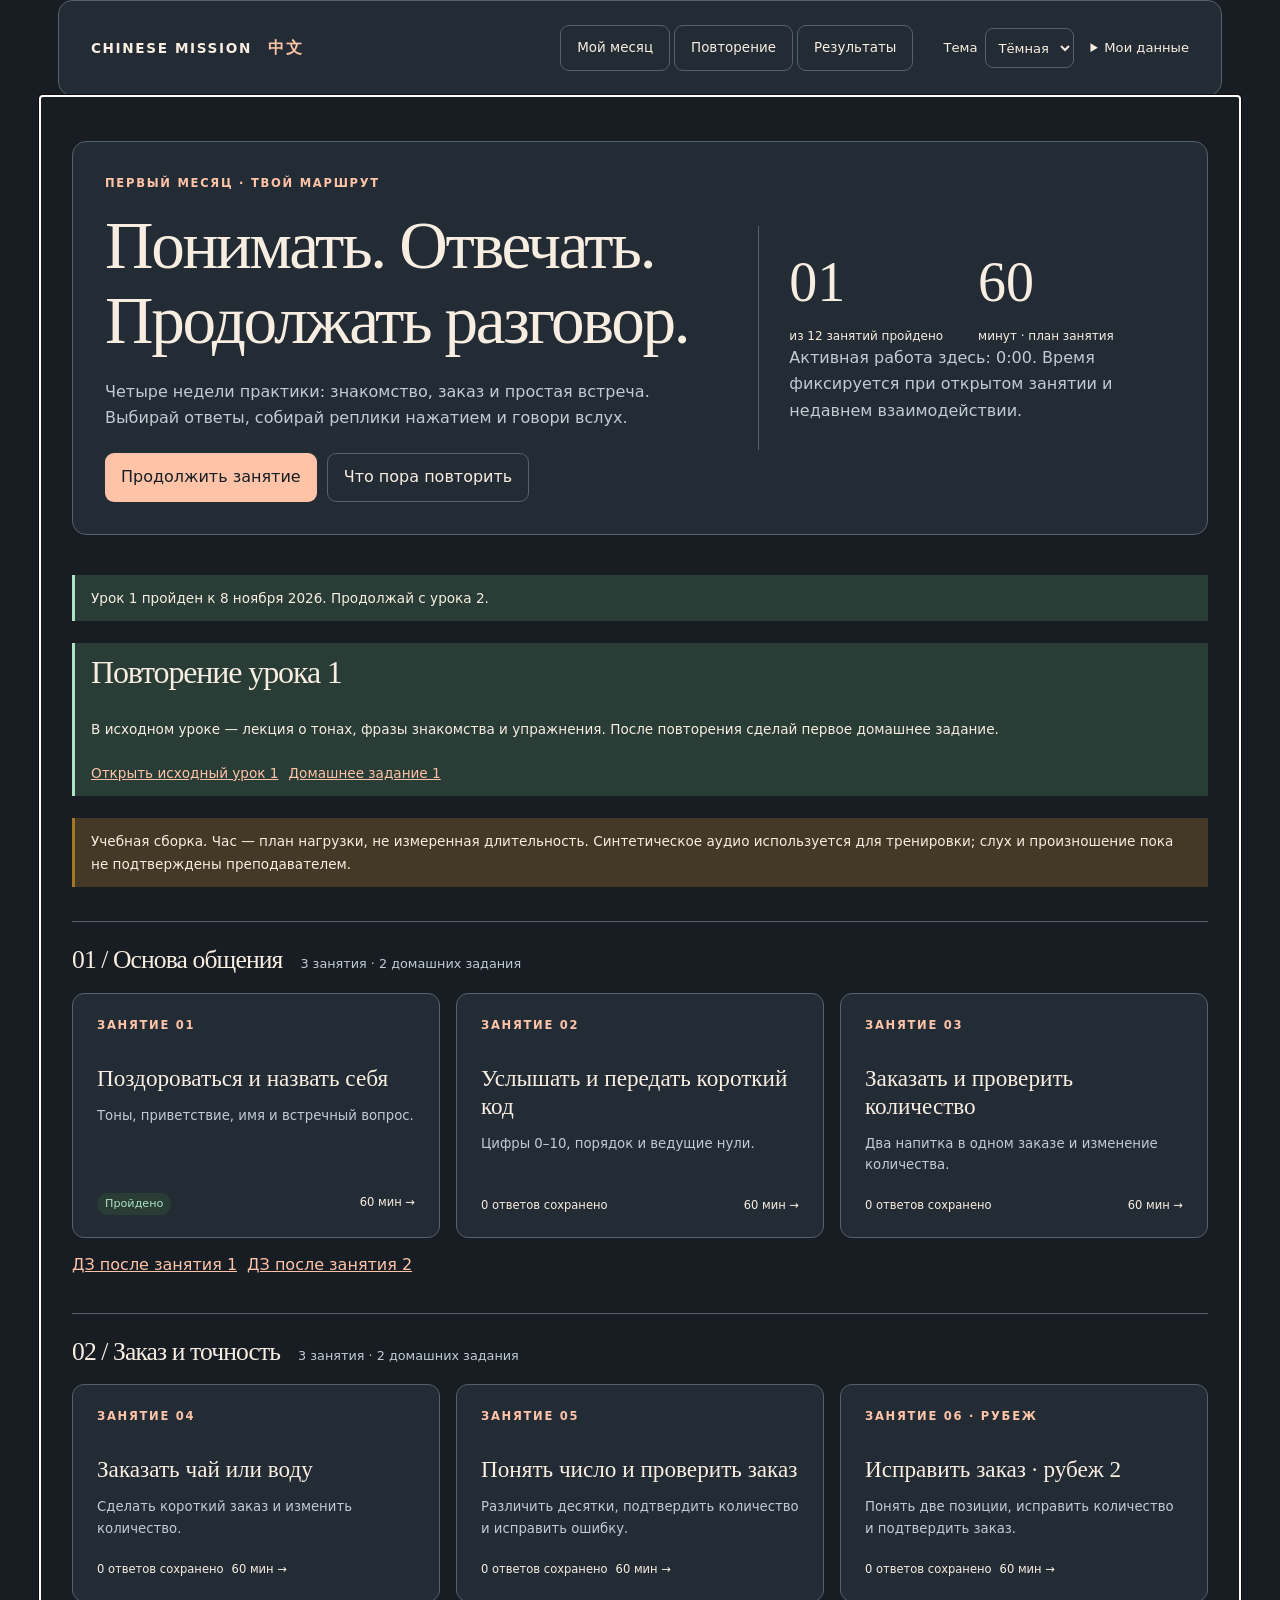
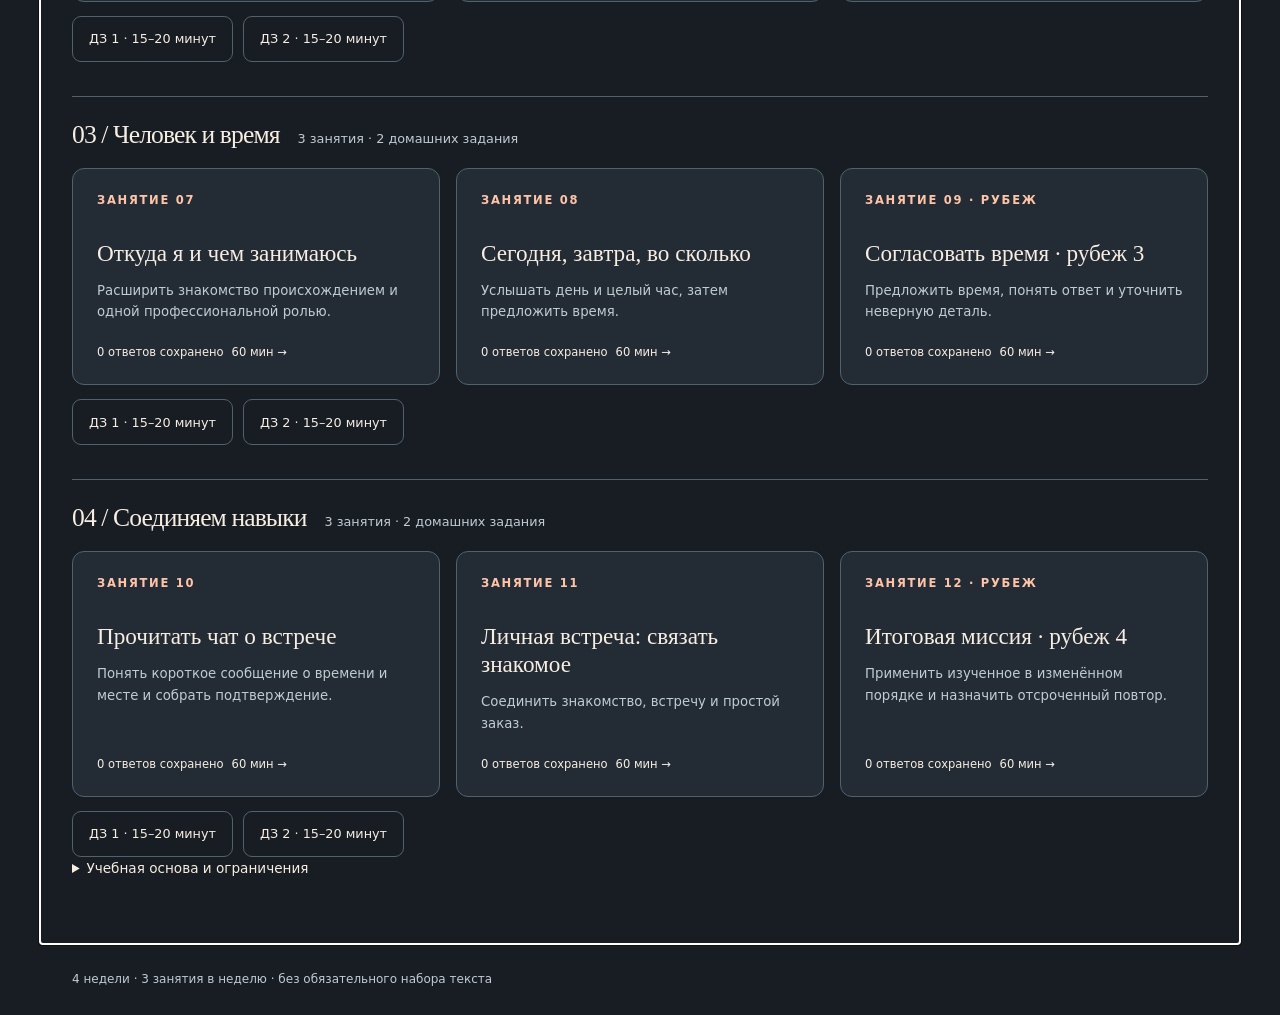
<file: index.html>
<!doctype html>
<html lang="ru">
<head>
  <meta charset="utf-8">
  <meta name="viewport" content="width=device-width, initial-scale=1">
  <meta name="theme-color" content="#171d23">
  <script>
    (() => {
      const key = 'chinese-mission-month-theme';
      let theme = 'dark';
      try {
        if (localStorage.getItem(key) === 'light') theme = 'light';
      } catch {
        // The theme is still selectable when browser storage is unavailable.
      }

      function applyTheme(value) {
        document.documentElement.dataset.theme = value;
        document.querySelector('meta[name="theme-color"]').content =
          value === 'dark' ? '#171d23' : '#f4efe6';
      }

      applyTheme(theme);
      document.addEventListener('DOMContentLoaded', () => {
        const picker = document.getElementById('course-theme');
        picker.value = theme;
        picker.addEventListener('change', () => {
          applyTheme(picker.value);
          try {
            localStorage.setItem(key, picker.value);
          } catch {
            // The current page keeps the selected theme.
          }
        });
      });
    })();
  </script>
  <title>Chinese Mission · Первый месяц</title>
  <link rel="stylesheet" href="./month-course.css">
  <style>
    .lesson-card:is(a) { color: inherit; text-decoration: none; }
    .lesson-card:is(a):hover { border-color: var(--accent); }
    .course-action { display: inline-flex; align-items: center; min-height: 46px; border-radius: 9px; padding: 10px 16px; background: var(--accent); color: var(--paper); text-decoration: none; }
    :root[data-theme="light"] .course-action { color: #fff; }
  </style>
</head>
<body>
  <a class="skip" href="#workspace">К занятию</a>
  <header class="masthead">
    <a class="brand" href="./index.html">CHINESE MISSION <span>中文</span></a>
    <nav aria-label="Разделы курса">
      <button id="map-button" type="button">Мой месяц</button>
      <button id="reviews-button" type="button">Повторение <span id="due-count"></span></button>
      <button id="progress-button" type="button">Результаты</button>
    </nav>
    <div class="header-tools">
      <label class="theme-picker">Тема
        <select id="course-theme">
          <option value="dark">Тёмная</option>
          <option value="light">Бумага</option>
        </select>
      </label>
      <details class="settings"><summary>Мои данные</summary><div>
        <p>Прогресс хранится в этом браузере. Скачай копию для переноса.</p>
        <button id="export-button" type="button">Скачать прогресс</button>
        <label class="file-label">Загрузить копию<input id="import-file" type="file" accept="application/json,.json"></label>
      </div></details>
    </div>
  </header>
  <p id="storage-status" class="storage-status" role="status" hidden></p>
  <main id="workspace" tabindex="-1"></main>
  <footer>4 недели · 3 занятия в неделю · без обязательного набора текста</footer>
  <noscript>Включи JavaScript, чтобы открыть задания курса.</noscript>
  <script type="module" src="./month-app.mjs?v=d6450d6a"></script>
</body>
</html>
</file>
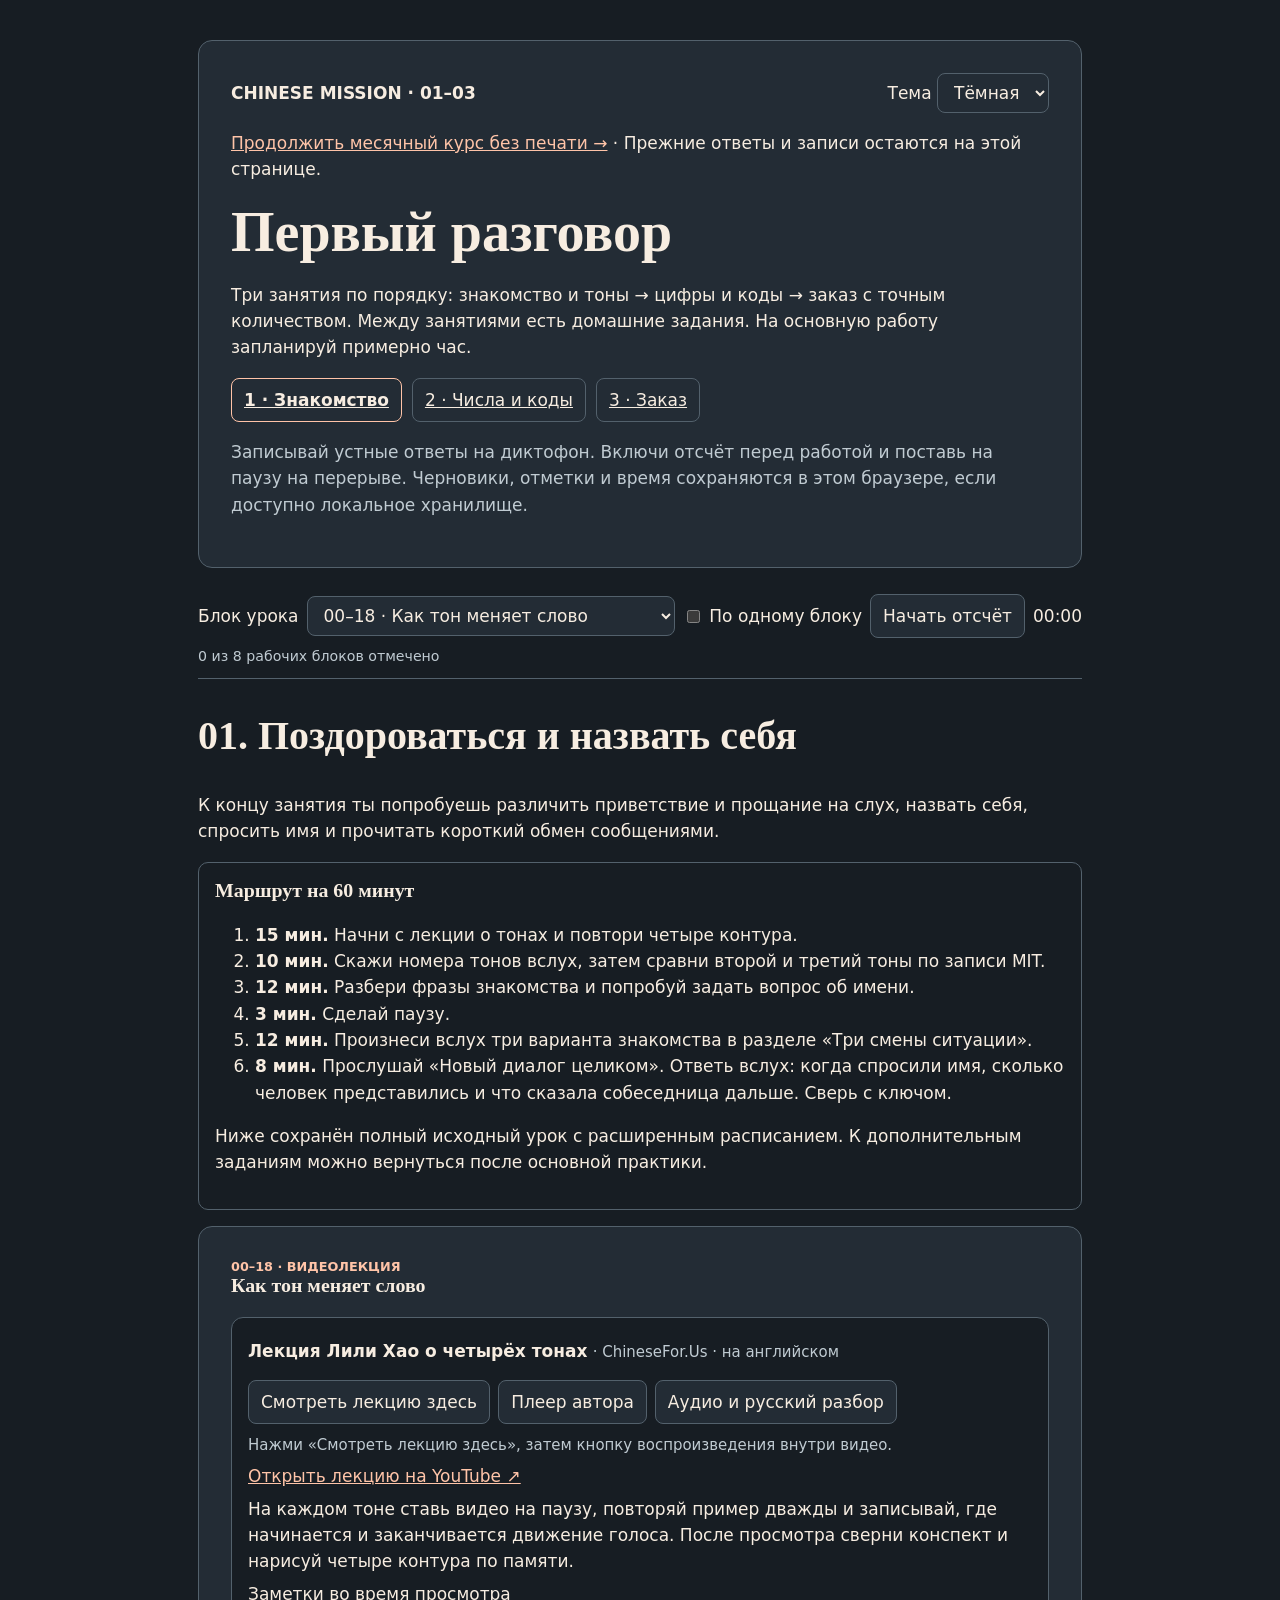
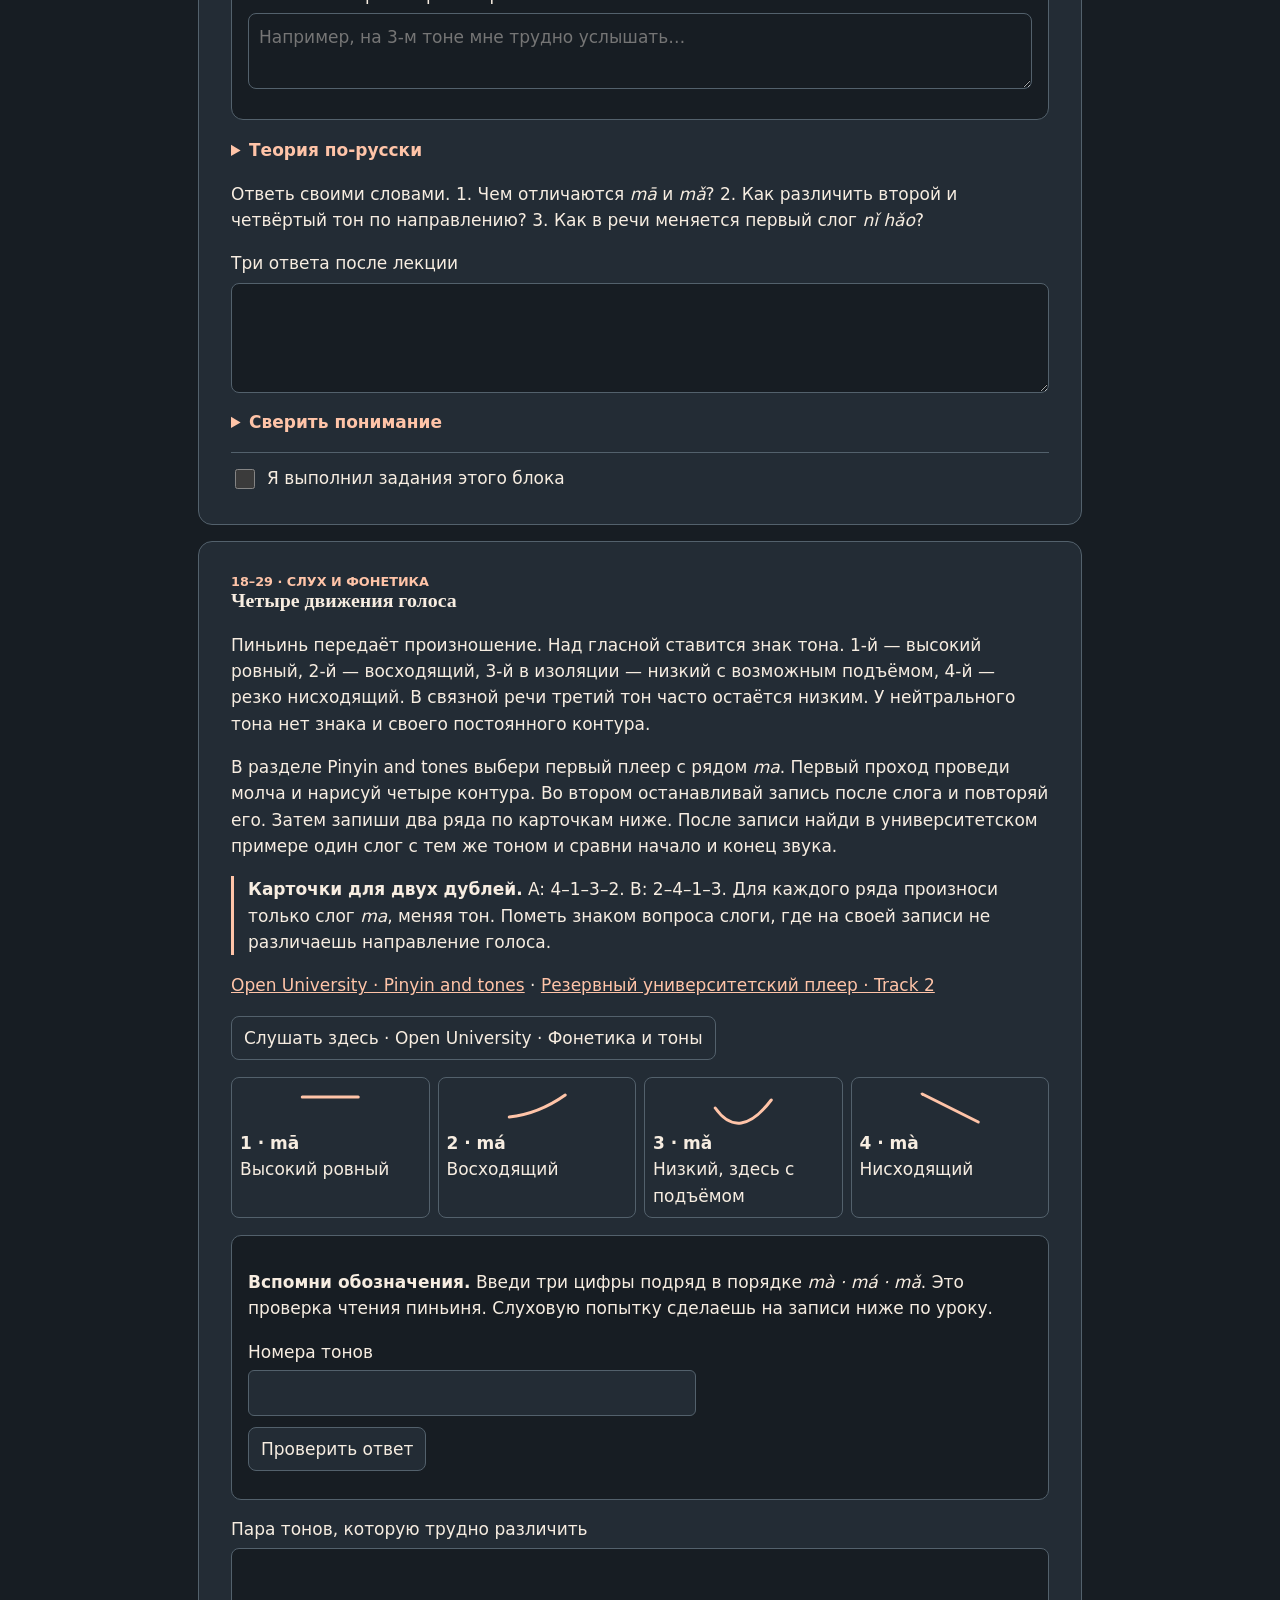
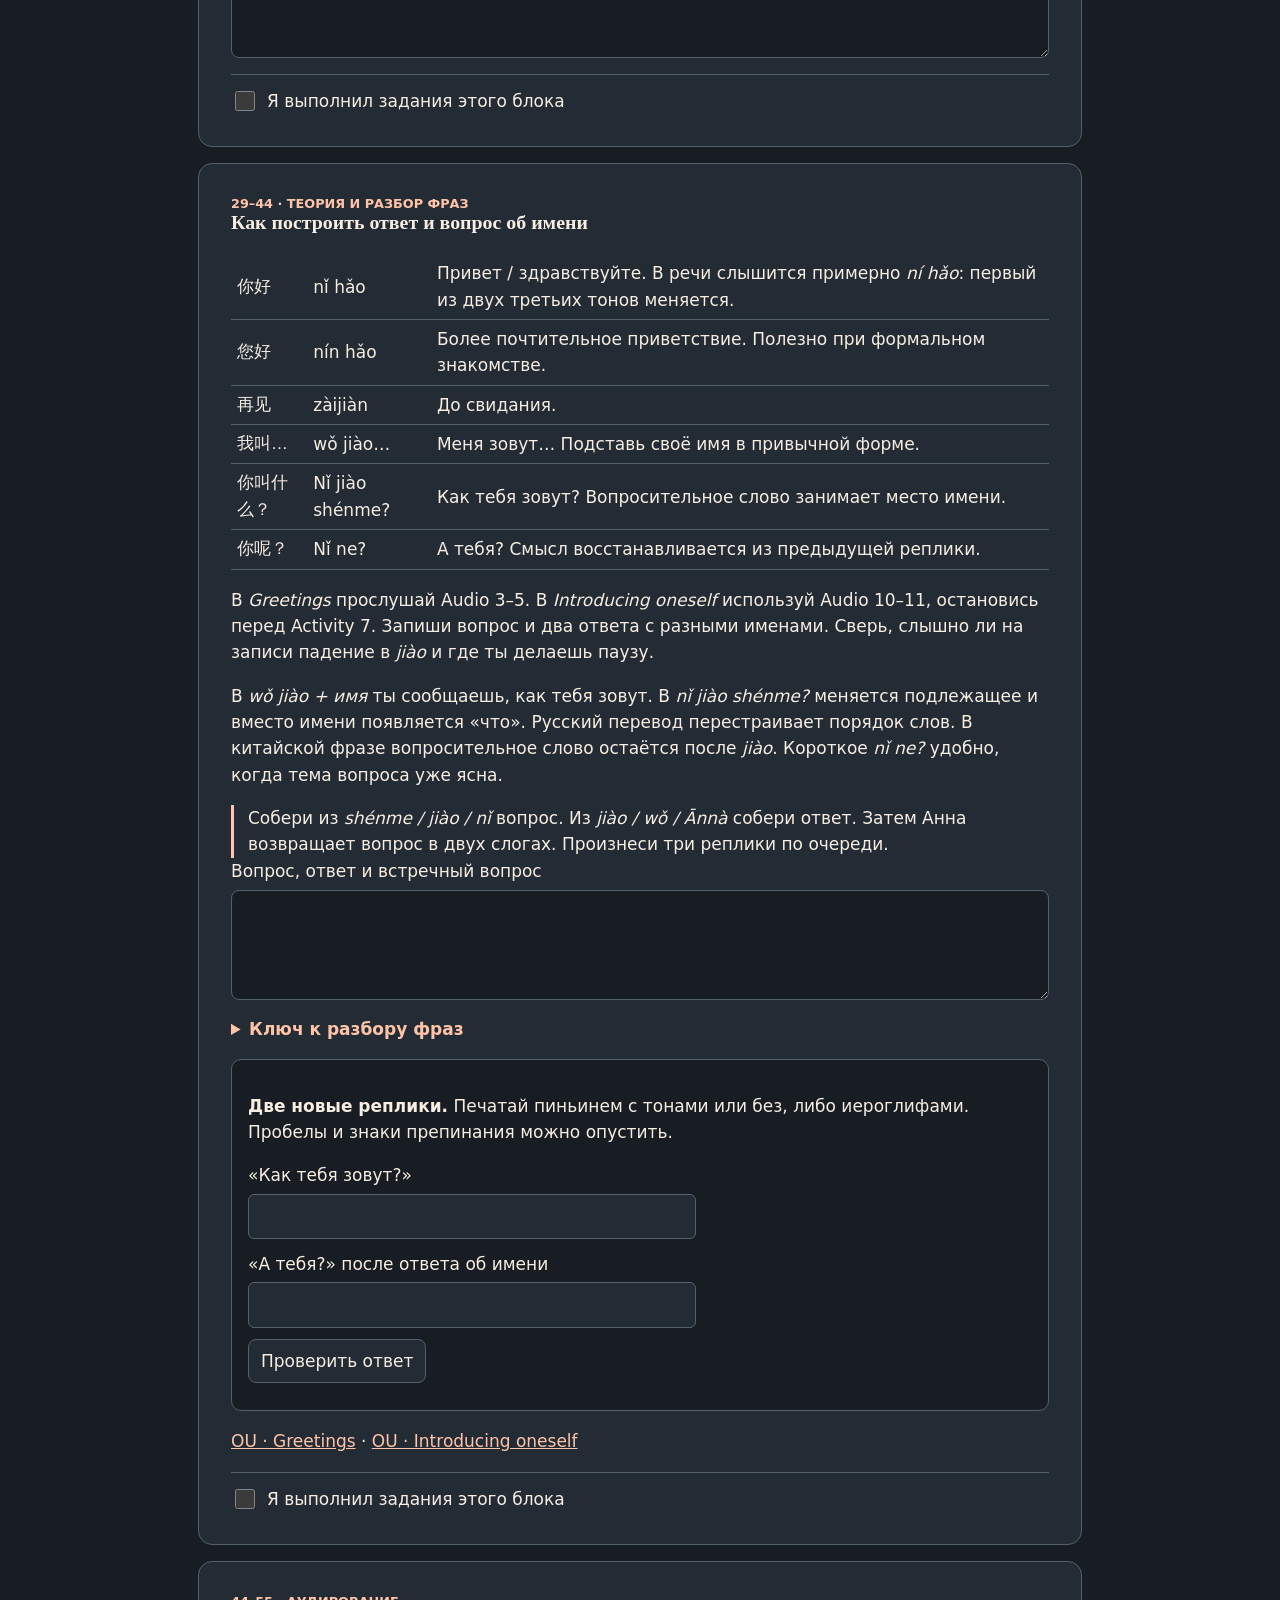
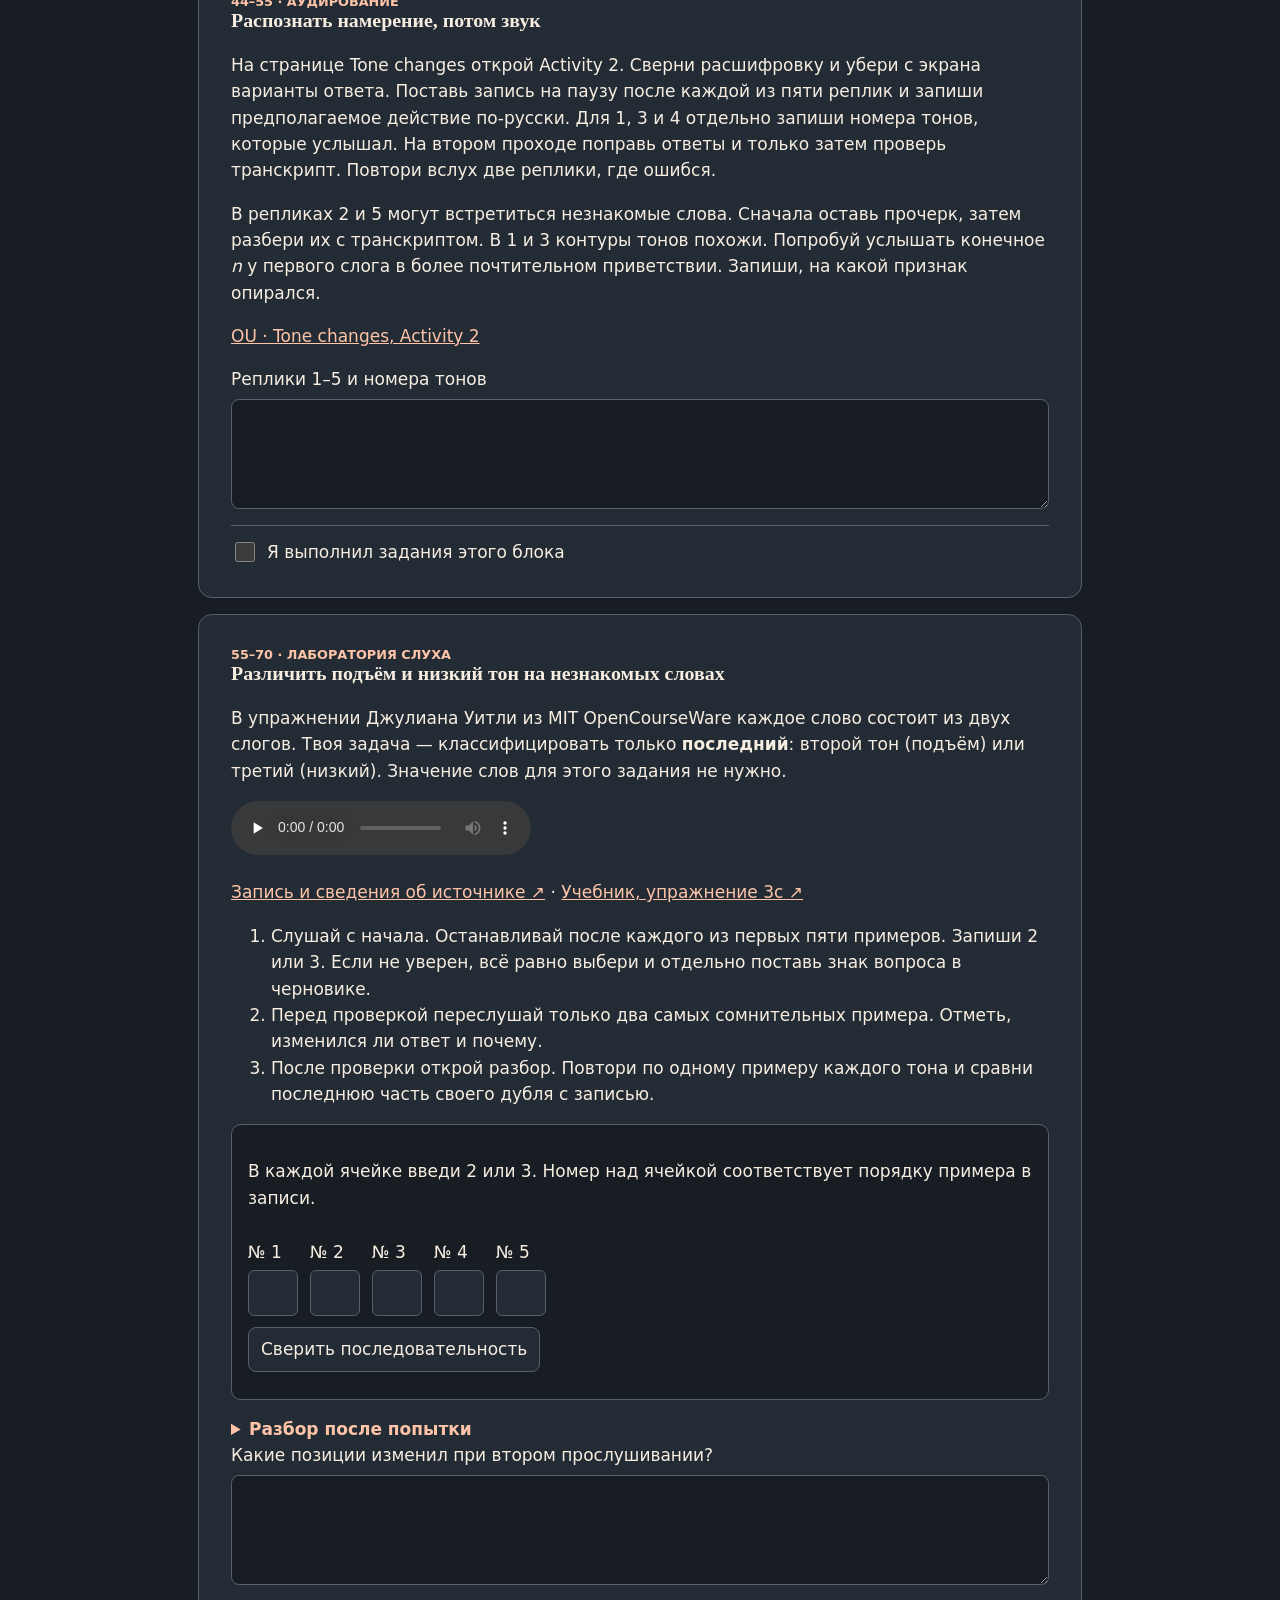
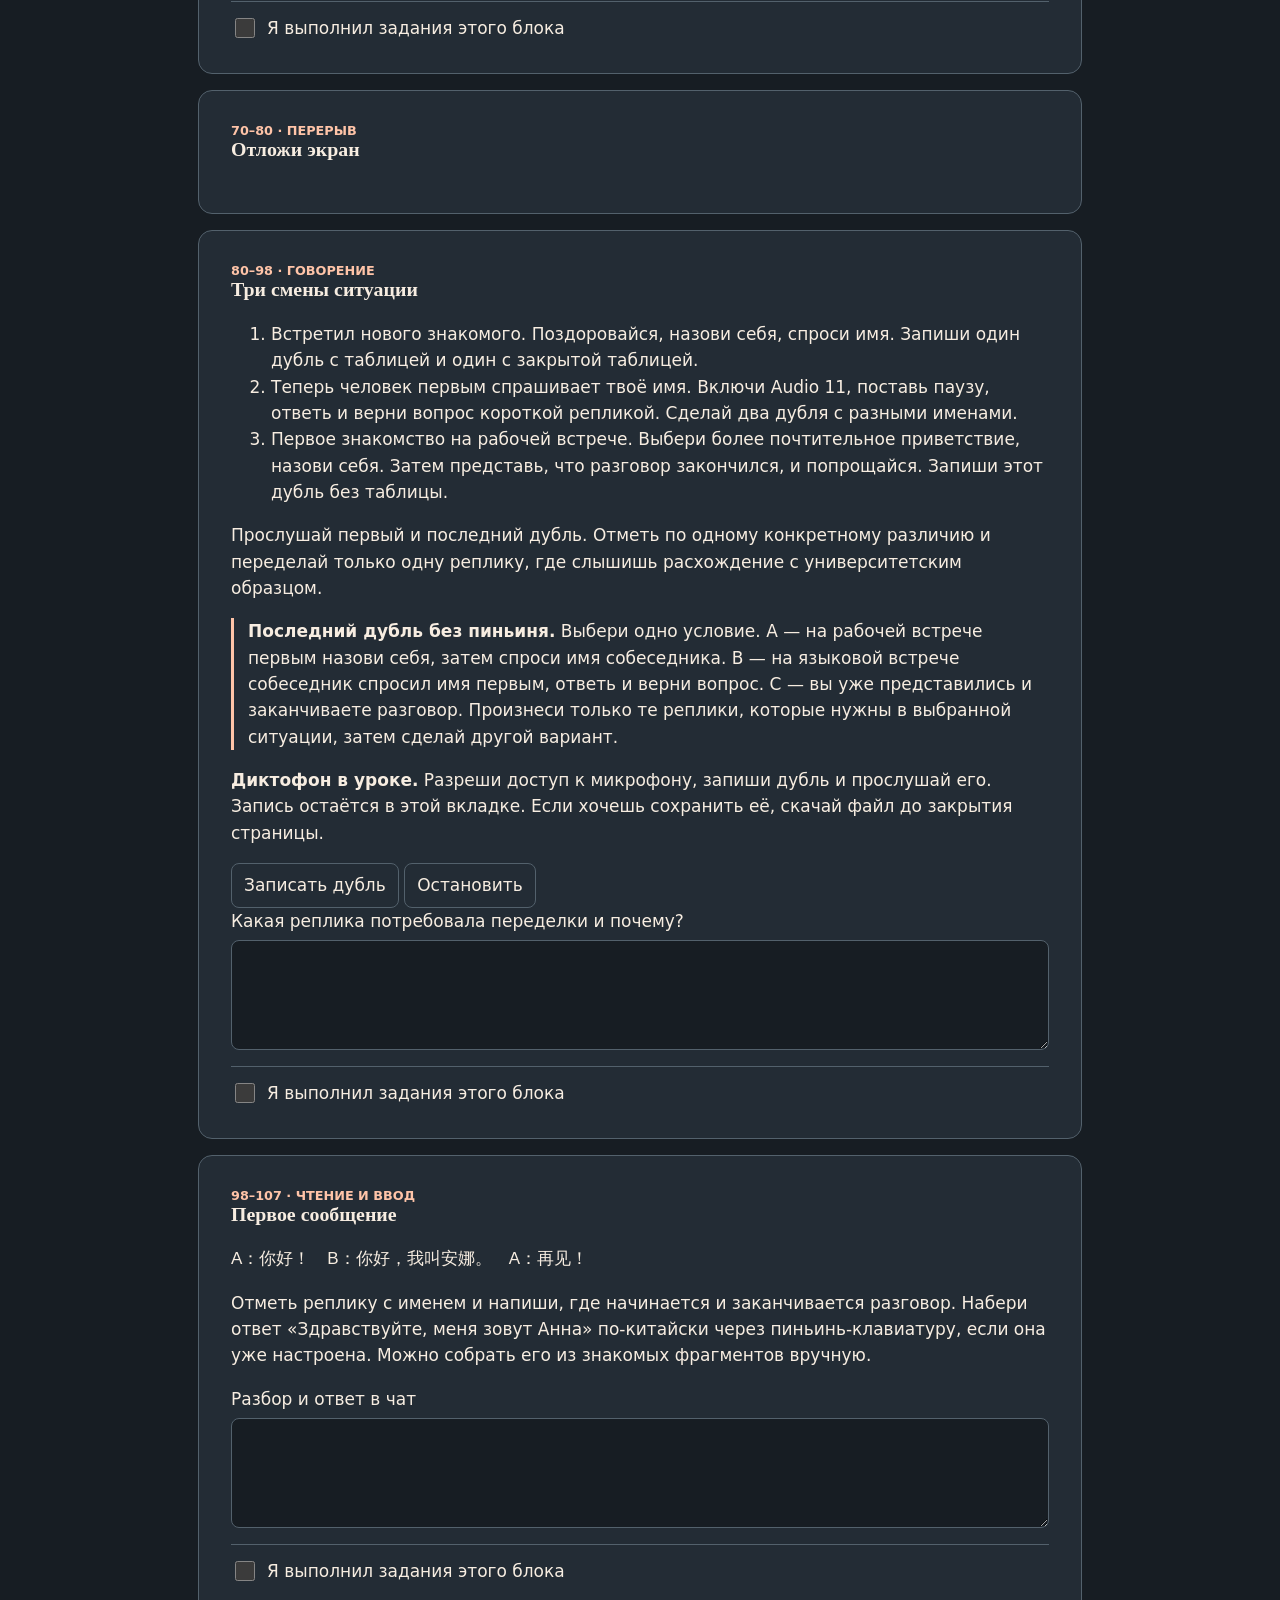
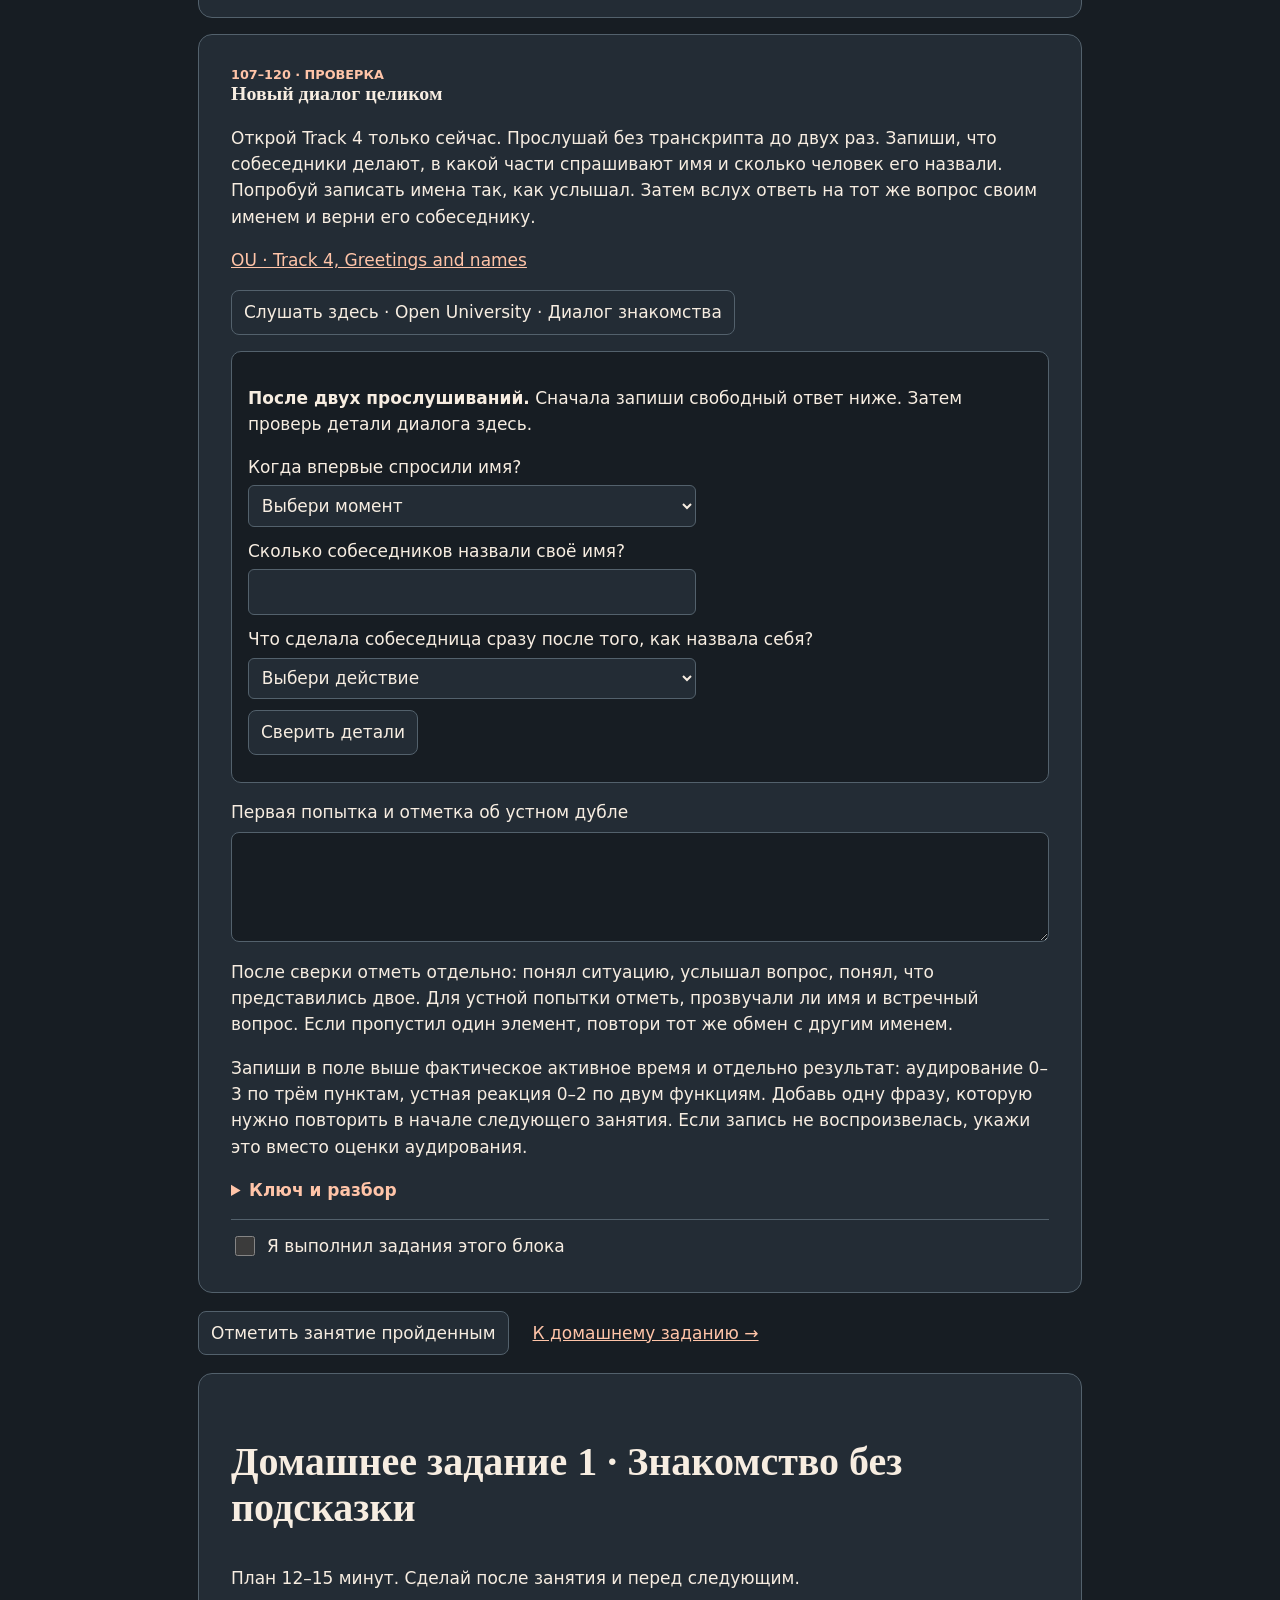
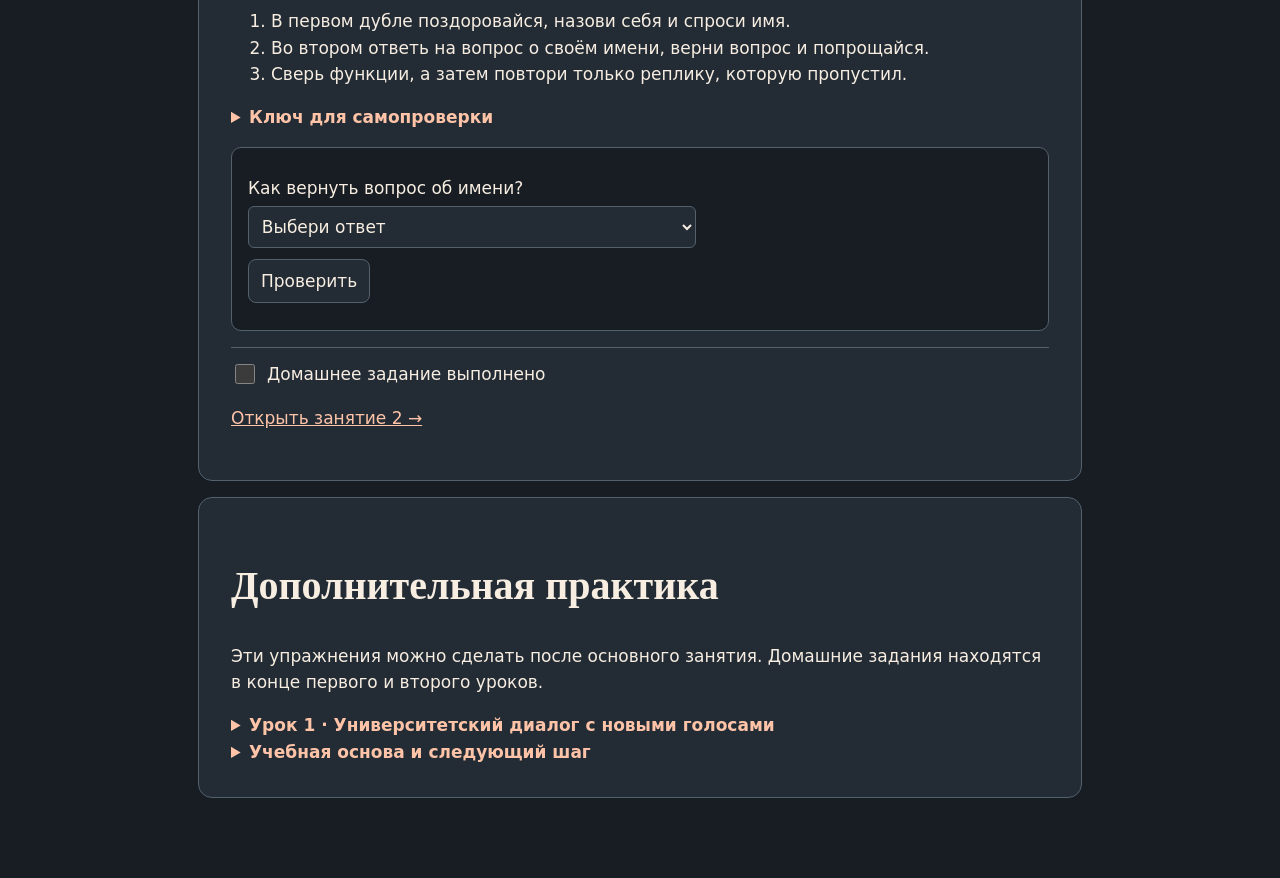
<file: first-three-lessons.html>
<!doctype html>
<html lang="ru"><meta charset="utf-8"><meta name="viewport" content="width=device-width,initial-scale=1">
<title>Chinese Mission · Первые три занятия</title>
<style>
:root{color-scheme:light;--paper:#f4efe6;--card:#fffbf4;--ink:#26241f;--muted:#625a4f;--line:#d7ccbb;--accent:#8b3429}
:root[data-theme=dark]{color-scheme:dark;--paper:#171d23;--card:#232c35;--ink:#f7ede1;--muted:#c0cbd2;--line:#53616c;--accent:#ffc4a8}
*{box-sizing:border-box}body{margin:0;background:var(--paper);color:var(--ink);font:17px/1.55 system-ui,sans-serif}main{max-width:920px;margin:auto;padding:24px 18px 64px}header,section,aside{padding:clamp(17px,4vw,32px);margin:16px 0;background:var(--card);border:1px solid var(--line);border-radius:14px}h1,h2,h3{font-family:Georgia,serif;line-height:1.16}h1{font-size:clamp(2rem,6vw,3.5rem);margin:.25em 0}h2{font-size:clamp(1.6rem,4vw,2.5rem)}h3{margin-top:0}.top,nav{display:flex;align-items:center;justify-content:space-between;gap:10px;flex-wrap:wrap}nav{justify-content:flex-start}a{color:var(--accent)}button,select,nav a{font:inherit;color:inherit;background:var(--card);border:1px solid var(--line);border-radius:8px;padding:8px 12px}nav a[aria-current]{border-color:var(--accent);font-weight:bold}label{display:block}textarea{width:100%;min-height:110px;background:var(--paper);color:var(--ink);font:inherit;border:1px solid var(--line);border-radius:8px;padding:10px}iframe{width:100%;height:120px;border:1px solid var(--line);border-radius:8px}summary,button{cursor:pointer}small,.muted{color:var(--muted)}table{width:100%;border-collapse:collapse}td,th{padding:6px;text-align:left;border-bottom:1px solid var(--line)}[lang=zh-Hans]{font-family:"Microsoft YaHei","Noto Sans CJK SC",sans-serif}.time{font:700 .8rem system-ui;color:var(--accent)}:focus-visible{outline:2px solid var(--accent);outline-offset:3px}[hidden]{display:none!important}
.lesson-tools{position:sticky;top:0;z-index:2;background:var(--paper);border-bottom:1px solid var(--line);padding:10px 0;display:flex;flex-wrap:wrap;gap:8px;align-items:center}
.lesson-tools select{flex:1;min-width:min(100%,15rem);max-width:100%}.lesson-tools output{font-variant-numeric:tabular-nums}
article,article section{scroll-margin-top:130px}summary{color:var(--accent);font-weight:650}textarea{display:block;resize:vertical;margin:.4rem 0 1rem}
.work-label{display:flex;align-items:center;gap:9px;margin-top:1rem;padding-top:.8rem;border-top:1px solid var(--line)}.work-label input{width:20px;height:20px;accent-color:var(--accent)}#storage-status:empty{display:none}
.drill{border-left:3px solid var(--accent);padding-left:14px}.drill p:last-child{margin-bottom:0}
.video-lesson{margin:1em 0;overflow:hidden;background:var(--paper);border:1px solid var(--line);border-radius:12px}.video-copy{padding:14px 16px}.video-copy p{margin:.35em 0}.video-copy details{margin-top:12px}.video-lesson iframe{display:block;width:100%;height:auto;min-height:200px;aspect-ratio:16/9;border:0;border-radius:0;background:#161616}.video-copy button{min-height:44px;margin-top:10px}.video-copy .muted{font-size:.88em}.video-copy textarea{min-height:76px}
.check{padding:16px;background:var(--paper);border:1px solid var(--line);border-radius:10px;margin:16px 0}.check label{margin:.7rem 0}.check input,.check select{display:block;width:min(100%,28rem);padding:.55rem;margin-top:.3rem;font:inherit;color:inherit;background:var(--card);border:1px solid var(--line);border-radius:6px}.check button,.recorder button{min-height:44px}.feedback{margin:.7rem 0}.feedback li{margin:.45rem 0}
.tone-items{display:flex;flex-wrap:wrap;gap:8px 12px}.tone-items label{flex:0 0 50px}.tone-items input{text-align:center}
.tone-chart{display:grid;grid-template-columns:repeat(auto-fit,minmax(108px,1fr));gap:8px;padding:0;list-style:none}.tone-chart li{padding:8px;border:1px solid var(--line);border-radius:8px}.tone-chart svg{display:block;width:100%;height:44px;stroke:var(--accent);fill:none;stroke-width:3;stroke-linecap:round}
.recorder audio{display:block;width:min(100%,390px);margin:10px 0}.recorder a{display:inline-block;margin-top:.45rem}
#guided-option{display:flex;align-items:center;gap:6px}.stage-prev,.stage-next{margin:12px 8px 0 0;min-height:44px}.lecture-actions{display:flex;flex-wrap:wrap;gap:8px;margin-bottom:10px}.lecture-actions button{min-height:44px}.lecture-actions button[aria-pressed=true]{border-color:var(--accent);font-weight:700}.lecture-audio{display:block;width:100%}
@media(max-width:520px){body{font-size:16px}main{padding:12px 12px 44px}table td{padding:5px;overflow-wrap:anywhere}.lesson-tools{font-size:14px}article,article section{scroll-margin-top:155px}}
.lesson-end{display:flex;align-items:center;flex-wrap:wrap;gap:12px;margin:18px 0}.lesson-end button{min-height:44px}audio[data-week-audio]{display:block;width:min(100%,400px);margin:12px 0}aside[data-homework]{scroll-margin-top:120px}
</style><main>
<header>
<div class="top"><strong>CHINESE MISSION · 01–03</strong><label>Тема <select id="theme"><option value="light">Бумага</option><option value="dark">Тёмная</option></select></label></div>
<p><a href="./index.html">Продолжить месячный курс без печати →</a> · Прежние ответы и записи остаются на этой странице.</p>
<h1>Первый разговор</h1><p>Три занятия по порядку: знакомство и тоны → цифры и коды → заказ с точным количеством. Между занятиями есть домашние задания. На основную работу запланируй примерно час.</p>
<nav aria-label="Уроки"><a href="#day1">1 · Знакомство</a><a href="#day2">2 · Числа и коды</a><a href="#day3">3 · Заказ</a></nav>
<p class="muted">Записывай устные ответы на диктофон. Включи отсчёт перед работой и поставь на паузу на перерыве. Черновики, отметки и время сохраняются в этом браузере, если доступно локальное хранилище.</p><p id="storage-status" role="status"></p>
</header>
<div class="lesson-tools" id="lesson-tools" hidden>
<label for="lesson-step">Блок урока</label><select id="lesson-step"></select>
<label id="guided-option"><input id="guided-mode" type="checkbox"> По одному блоку</label>
<button id="lesson-clock" type="button">Начать отсчёт</button><output id="lesson-time" aria-label="Активное время">00:00</output>
<small id="lesson-progress" aria-live="polite"></small>
</div>
<article id="day1">
<h2>01. Поздороваться и назвать себя</h2><p>К концу занятия ты попробуешь различить приветствие и прощание на слух, назвать себя, спросить имя и прочитать короткий обмен сообщениями.</p>
<div class="check"><h3>Маршрут на 60 минут</h3><ol>
<li><strong>15 мин.</strong> Начни с лекции о тонах и повтори четыре контура.</li>
<li><strong>10 мин.</strong> Скажи номера тонов вслух, затем сравни второй и третий тоны по записи MIT.</li>
<li><strong>12 мин.</strong> Разбери фразы знакомства и попробуй задать вопрос об имени.</li>
<li><strong>3 мин.</strong> Сделай паузу.</li>
<li><strong>12 мин.</strong> Произнеси вслух три варианта знакомства в разделе «Три смены ситуации».</li>
<li><strong>8 мин.</strong> Прослушай «Новый диалог целиком». Ответь вслух: когда спросили имя, сколько человек представились и что сказала собеседница дальше. Сверь с ключом.</li>
</ol><p>Ниже сохранён полный исходный урок с расширенным расписанием. К дополнительным заданиям можно вернуться после основной практики.</p></div>
<section><div class="time">00–18 · ВИДЕОЛЕКЦИЯ</div><h3>Как тон меняет слово</h3>
<div class="video-lesson">
<iframe id="tone-video" title="Лили Хао показывает четыре тона путунхуа" hidden referrerpolicy="strict-origin-when-cross-origin" allow="encrypted-media; picture-in-picture" allowfullscreen></iframe>
<div class="video-copy">
<p><strong>Лекция Лили Хао о четырёх тонах</strong> <span class="muted">· ChineseFor.Us · на английском</span></p>
<div class="lecture-actions">
<button type="button" id="lecture-youtube" aria-controls="tone-video" aria-pressed="false">Смотреть лекцию здесь</button>
<button type="button" id="lecture-vimeo" aria-controls="tone-video" aria-pressed="false">Плеер автора</button>
<button type="button" id="lecture-audio" aria-controls="lecture-backup" aria-expanded="false">Аудио и русский разбор</button>
</div>
<p id="lecture-status" class="muted" role="status">Нажми «Смотреть лекцию здесь», затем кнопку воспроизведения внутри видео.</p>
<p><a href="https://www.youtube.com/watch?v=ZsA4rJ8Lmcc" target="_blank" rel="noopener">Открыть лекцию на YouTube ↗</a></p>
<p>На каждом тоне ставь видео на паузу, повторяй пример дважды и записывай, где начинается и заканчивается движение голоса. После просмотра сверни конспект и нарисуй четыре контура по памяти.</p>
<label for="d1-video-notes">Заметки во время просмотра</label><textarea id="d1-video-notes" placeholder="Например, на 3-м тоне мне трудно услышать…"></textarea>
<div id="lecture-backup" hidden>
<p><strong>Аудиоразбор в уроке.</strong> Сначала прочитай четыре пункта русской теории под карточкой. Затем слушай запись Джулиана Уитли из MIT. Остановись, когда услышишь прощание <em>zàijiàn</em>. Проговори оба слога. Сравни первое и второе падение тона, затем ответь на вопросы после теории.</p>
<audio class="lecture-audio" controls preload="none" aria-label="Примеры тоновых сочетаний MIT" src="https://ocw.mit.edu/courses/res-21g-003-learning-chinese-a-foundation-course-in-mandarin-spring-2011/567f476588fe2e3735d78a8477be03dd_1.10.1.mp3"></audio>
<p><a href="https://ocw.mit.edu/courses/res-21g-003-learning-chinese-a-foundation-course-in-mandarin-spring-2011/resources/1-10-1/" target="_blank" rel="noopener">Источник записи MIT OpenCourseWare</a></p>
</div>
</div></div>
<details><summary>Теория по-русски</summary>
<ol><li><strong>Одна фраза в трёх формах.</strong> <span lang="zh-Hans">你好</span> — китайская запись, <em>nǐ hǎo</em> — пиньинь, «привет» — перевод. Пиньинь помогает восстановить произношение. Смысл фразы понимаем по словам и ситуации.</li>
<li><strong>Как устроен слог.</strong> В <em>mǎ</em> начальный согласный <em>m</em>, финаль <em>a</em>, знак над <em>a</em> показывает третий тон. В <em>mā</em> звуки остаются теми же, меняется движение голоса. <span lang="zh-Hans">妈</span> <em>mā</em> — «мама», <span lang="zh-Hans">马</span> <em>mǎ</em> — «лошадь». Эти иероглифы сегодня запоминать не требуется.</li>
<li><strong>Куда движется высота.</strong> Первый тон держится высоко и ровно, второй поднимается, третий в отдельном слоге уходит вниз и может подняться, четвёртый резко падает. Высоту выбирай относительно своего голоса. В нейтральном слоге, например втором слоге <em>shénme</em>, держи произношение коротким и лёгким.</li>
<li><strong>Отдельный слог и реплика.</strong> В пиньине пишем <em>nǐ hǎo</em>, а в приветствии обычно слышим подъём на первом слоге. Это изменение первого из двух третьих тонов. Для первого дня важно услышать разницу между отдельным <em>nǐ</em> и целой фразой.</li></ol>
<p><a href="https://chinesefor.us/lessons/mandarin-chinese-tones-lesson-practice/" target="_blank" rel="noopener">Материалы видеолекции</a> · <a href="https://openbooks.lib.msu.edu/chs101/chapter/tones/" target="_blank" rel="noopener">Michigan State University · Tones</a> · <a href="https://www.open.edu/openlearn/mod/oucontent/view.php?id=106437&amp;section=4" target="_blank" rel="noopener">Open University · Tone changes</a></p>
</details>
<p>Ответь своими словами. 1. Чем отличаются <em>mā</em> и <em>mǎ</em>? 2. Как различить второй и четвёртый тон по направлению? 3. Как в речи меняется первый слог <em>nǐ hǎo</em>?</p>
<label for="d1-lecture">Три ответа после лекции</label><textarea id="d1-lecture"></textarea>
<details><summary>Сверить понимание</summary><p>1. Звуки <em>m</em> и <em>a</em> те же, тон и значение разные. 2. Второй поднимается, четвёртый падает. 3. Первый слог звучит со вторым тоном, написание <em>nǐ hǎo</em> сохраняется.</p></details></section>
<section><div class="time">18–29 · СЛУХ И ФОНЕТИКА</div><h3>Четыре движения голоса</h3>
<p>Пиньинь передаёт произношение. Над гласной ставится знак тона. 1-й — высокий ровный, 2-й — восходящий, 3-й в изоляции — низкий с возможным подъёмом, 4-й — резко нисходящий. В связной речи третий тон часто остаётся низким. У нейтрального тона нет знака и своего постоянного контура.</p>
<p>В разделе Pinyin and tones выбери первый плеер с рядом <em>ma</em>. Первый проход проведи молча и нарисуй четыре контура. Во втором останавливай запись после слога и повторяй его. Затем запиши два ряда по карточкам ниже. После записи найди в университетском примере один слог с тем же тоном и сравни начало и конец звука.</p>
<div class="drill"><p><strong>Карточки для двух дублей.</strong> A: 4–1–3–2. B: 2–4–1–3. Для каждого ряда произноси только слог <em>ma</em>, меняя тон. Пометь знаком вопроса слоги, где на своей записи не различаешь направление голоса.</p></div>
<p><a href="https://www.open.edu/openlearn/mod/oucontent/view.php?id=106437&amp;section=3" target="_blank" rel="noopener">Open University · Pinyin and tones</a> · <a href="https://www.open.edu/openlearn/languages/beginners-chinese?trackno=2" target="_blank" rel="noopener">Резервный университетский плеер · Track 2</a></p>
<button type="button" data-inline-media>Слушать здесь · Open University · Фонетика и тоны</button><iframe hidden data-src="https://player.open.ac.uk/embed/01f1a2348a" title="Open University · Фонетика и тоны" referrerpolicy="strict-origin-when-cross-origin"></iframe>
<ul class="tone-chart" aria-label="Схематические контуры четырёх тонов">
<li><svg viewBox="0 0 80 44" aria-hidden="true"><path d="M 12 11 H 68"/></svg><strong>1 · mā</strong><br>Высокий ровный</li>
<li><svg viewBox="0 0 80 44" aria-hidden="true"><path d="M 12 31 Q 41 28 68 9"/></svg><strong>2 · má</strong><br>Восходящий</li>
<li><svg viewBox="0 0 80 44" aria-hidden="true"><path d="M 12 22 Q 36 56 68 14"/></svg><strong>3 · mǎ</strong><br>Низкий, здесь с подъёмом</li>
<li><svg viewBox="0 0 80 44" aria-hidden="true"><path d="M 12 8 L 68 36"/></svg><strong>4 · mà</strong><br>Нисходящий</li>
</ul>
<form class="check" id="tone-check" data-check>
<p><strong>Вспомни обозначения.</strong> Введи три цифры подряд в порядке <em>mà · má · mǎ</em>. Это проверка чтения пиньиня. Слуховую попытку сделаешь на записи ниже по уроку.</p>
<label>Номера тонов <input name="tones" inputmode="numeric" pattern="[1-4]{3}" required autocomplete="off" data-answer="423" data-correct="Верно: падение, подъём, третий тон." data-hint="Сверь наклон знака над a: вниз, вверх, затем знак с углом."></label>
<button>Проверить ответ</button><div class="feedback" aria-live="polite"></div>
</form>
<label for="d1-tones">Пара тонов, которую трудно различить</label><textarea id="d1-tones"></textarea></section>
<section><div class="time">29–44 · ТЕОРИЯ И РАЗБОР ФРАЗ</div><h3>Как построить ответ и вопрос об имени</h3>
<table><tbody>
<tr><td lang="zh-Hans">你好</td><td>nǐ hǎo</td><td>Привет / здравствуйте. В речи слышится примерно <em>ní hǎo</em>: первый из двух третьих тонов меняется.</td></tr>
<tr><td lang="zh-Hans">您好</td><td>nín hǎo</td><td>Более почтительное приветствие. Полезно при формальном знакомстве.</td></tr>
<tr><td lang="zh-Hans">再见</td><td>zàijiàn</td><td>До свидания.</td></tr>
<tr><td lang="zh-Hans">我叫…</td><td>wǒ jiào…</td><td>Меня зовут… Подставь своё имя в привычной форме.</td></tr>
<tr><td lang="zh-Hans">你叫什么？</td><td>Nǐ jiào shénme?</td><td>Как тебя зовут? Вопросительное слово занимает место имени.</td></tr>
<tr><td lang="zh-Hans">你呢？</td><td>Nǐ ne?</td><td>А тебя? Смысл восстанавливается из предыдущей реплики.</td></tr>
</tbody></table>
<p>В <em>Greetings</em> прослушай Audio 3–5. В <em>Introducing oneself</em> используй Audio 10–11, остановись перед Activity 7. Запиши вопрос и два ответа с разными именами. Сверь, слышно ли на записи падение в <em>jiào</em> и где ты делаешь паузу.</p>
<p>В <em>wǒ jiào + имя</em> ты сообщаешь, как тебя зовут. В <em>nǐ jiào shénme?</em> меняется подлежащее и вместо имени появляется «что». Русский перевод перестраивает порядок слов. В китайской фразе вопросительное слово остаётся после <em>jiào</em>. Короткое <em>nǐ ne?</em> удобно, когда тема вопроса уже ясна.</p>
<div class="drill"><p>Собери из <em>shénme / jiào / nǐ</em> вопрос. Из <em>jiào / wǒ / Ānnà</em> собери ответ. Затем Анна возвращает вопрос в двух слогах. Произнеси три реплики по очереди.</p></div>
<label for="d1-grammar">Вопрос, ответ и встречный вопрос</label><textarea id="d1-grammar"></textarea>
<details><summary>Ключ к разбору фраз</summary><p><em>Nǐ jiào shénme? Wǒ jiào Ānnà. Nǐ ne?</em> Встречный вопрос понятен, потому что собеседники уже говорят об именах.</p></details>
<form class="check" id="grammar-check" data-check>
<p><strong>Две новые реплики.</strong> Печатай пиньинем с тонами или без, либо иероглифами. Пробелы и знаки препинания можно опустить.</p>
<label>«Как тебя зовут?» <input name="question" required autocomplete="off" data-answer="ni jiao shenme|ni jiao shenme mingzi|你叫什么|你叫什么名字" data-correct="Вопросительное слово стоит после jiào." data-hint="Начни с «ты», затем «зваться», затем «что»."></label>
<label>«А тебя?» после ответа об имени <input name="return" required autocomplete="off" data-answer="ni ne|你呢" data-correct="Верно: nǐ ne возвращает предыдущий вопрос." data-hint="Возьми «ты» и короткую частицу ne."></label>
<button>Проверить ответ</button><div class="feedback" aria-live="polite"></div>
</form>
<p><a href="https://www.open.edu/openlearn/languages/beginners-chinese-taster-course/content-section-4" target="_blank" rel="noopener">OU · Greetings</a> · <a href="https://www.open.edu/openlearn/languages/beginners-chinese-taster-course/content-section-5" target="_blank" rel="noopener">OU · Introducing oneself</a></p>
</section>
<section><div class="time">44–55 · АУДИРОВАНИЕ</div><h3>Распознать намерение, потом звук</h3>
<p>На странице Tone changes открой Activity 2. Сверни расшифровку и убери с экрана варианты ответа. Поставь запись на паузу после каждой из пяти реплик и запиши предполагаемое действие по-русски. Для 1, 3 и 4 отдельно запиши номера тонов, которые услышал. На втором проходе поправь ответы и только затем проверь транскрипт. Повтори вслух две реплики, где ошибся.</p>
<p>В репликах 2 и 5 могут встретиться незнакомые слова. Сначала оставь прочерк, затем разбери их с транскриптом. В 1 и 3 контуры тонов похожи. Попробуй услышать конечное <em>n</em> у первого слога в более почтительном приветствии. Запиши, на какой признак опирался.</p>
<p><a href="https://www.open.edu/openlearn/mod/oucontent/view.php?id=106437&amp;section=4#activity2" target="_blank" rel="noopener">OU · Tone changes, Activity 2</a></p>
<label for="d1-listen">Реплики 1–5 и номера тонов</label><textarea id="d1-listen"></textarea></section>
<section><div class="time">55–70 · ЛАБОРАТОРИЯ СЛУХА</div><h3>Различить подъём и низкий тон на незнакомых словах</h3>
<p>В упражнении Джулиана Уитли из MIT OpenCourseWare каждое слово состоит из двух слогов. Твоя задача — классифицировать только <strong>последний</strong>: второй тон (подъём) или третий (низкий). Значение слов для этого задания не нужно.</p>
<audio controls preload="none" aria-label="Упражнение MIT на второй и третий тоны" src="https://ocw.mit.edu/courses/res-21g-003-learning-chinese-a-foundation-course-in-mandarin-spring-2011/326e89324f6fe34724c17bfddd86523b_1.10_ex3c.mp3"></audio>
<p><a href="https://ocw.mit.edu/courses/res-21g-003-learning-chinese-a-foundation-course-in-mandarin-spring-2011/resources/1-10-ex3c/" target="_blank" rel="noopener">Запись и сведения об источнике ↗</a> · <a href="https://ocw.mit.edu/courses/res-21g-003-learning-chinese-a-foundation-course-in-mandarin-spring-2011/e997e90bb0ac79ea7d75c3d2f5fcf8b7_MITRES_21G_003S11_unit01.pdf#page=23" target="_blank" rel="noopener">Учебник, упражнение 3c ↗</a></p>
<ol><li>Слушай с начала. Останавливай после каждого из первых пяти примеров. Запиши 2 или 3. Если не уверен, всё равно выбери и отдельно поставь знак вопроса в черновике.</li><li>Перед проверкой переслушай только два самых сомнительных примера. Отметь, изменился ли ответ и почему.</li><li>После проверки открой разбор. Повтори по одному примеру каждого тона и сравни последнюю часть своего дубля с записью.</li></ol>
<form class="check" id="tone-listening-check" data-check>
<p>В каждой ячейке введи 2 или 3. Номер над ячейкой соответствует порядку примера в записи.</p>
<div class="tone-items">
<label>№ 1 <input aria-label="Тон примера 1" name="word1" inputmode="numeric" pattern="[23]" maxlength="1" required autocomplete="off" data-answer="3" data-correct="1. Совпало." data-hint="1. Переслушай конец первого слова."></label>
<label>№ 2 <input aria-label="Тон примера 2" name="word2" inputmode="numeric" pattern="[23]" maxlength="1" required autocomplete="off" data-answer="2" data-correct="2. Совпало." data-hint="2. Сравни конец второго слова с первым."></label>
<label>№ 3 <input aria-label="Тон примера 3" name="word3" inputmode="numeric" pattern="[23]" maxlength="1" required autocomplete="off" data-answer="2" data-correct="3. Совпало." data-hint="3. Слушай высоту последней гласной."></label>
<label>№ 4 <input aria-label="Тон примера 4" name="word4" inputmode="numeric" pattern="[23]" maxlength="1" required autocomplete="off" data-answer="3" data-correct="4. Совпало." data-hint="4. Сравни четвёртый пример со вторым."></label>
<label>№ 5 <input aria-label="Тон примера 5" name="word5" inputmode="numeric" pattern="[23]" maxlength="1" required autocomplete="off" data-answer="3" data-correct="5. Совпало." data-hint="5. Сравни последний слог с концом четвёртого примера."></label>
</div><button>Сверить последовательность</button><div class="feedback" aria-live="polite"></div>
</form>
<details><summary>Разбор после попытки</summary><p>Первые пять последних слогов: <em>yǒng, cái, nián, mǐ, yǔ</em>. Ответ по позициям: 3, 2, 2, 3, 3. Если спутал 2 и 3, сравни пример 2 с примером 4. Слушай изменение высоты внутри последнего слога.</p></details>
<label for="d1-tone-contrast">Какие позиции изменил при втором прослушивании?</label><textarea id="d1-tone-contrast"></textarea></section>
<section><div class="time">70–80 · ПЕРЕРЫВ</div><h3>Отложи экран</h3></section>
<section><div class="time">80–98 · ГОВОРЕНИЕ</div><h3>Три смены ситуации</h3>
<ol><li>Встретил нового знакомого. Поздоровайся, назови себя, спроси имя. Запиши один дубль с таблицей и один с закрытой таблицей.</li><li>Теперь человек первым спрашивает твоё имя. Включи Audio 11, поставь паузу, ответь и верни вопрос короткой репликой. Сделай два дубля с разными именами.</li><li>Первое знакомство на рабочей встрече. Выбери более почтительное приветствие, назови себя. Затем представь, что разговор закончился, и попрощайся. Запиши этот дубль без таблицы.</li></ol>
<p>Прослушай первый и последний дубль. Отметь по одному конкретному различию и переделай только одну реплику, где слышишь расхождение с университетским образцом.</p>
<div class="drill"><p><strong>Последний дубль без пиньиня.</strong> Выбери одно условие. A — на рабочей встрече первым назови себя, затем спроси имя собеседника. B — на языковой встрече собеседник спросил имя первым, ответь и верни вопрос. C — вы уже представились и заканчиваете разговор. Произнеси только те реплики, которые нужны в выбранной ситуации, затем сделай другой вариант.</p></div>
<div data-recorder-slot="day1"><div class="recorder" id="lesson-recorder" hidden>
<p><strong>Диктофон в уроке.</strong> Разреши доступ к микрофону, запиши дубль и прослушай его. Запись остаётся в этой вкладке. Если хочешь сохранить её, скачай файл до закрытия страницы.</p>
<button type="button" id="record-start">Записать дубль</button> <button type="button" id="record-stop" disabled>Остановить</button>
<div id="record-status" role="status"></div></div><audio id="record-play" controls hidden></audio><a id="record-download" hidden>Скачать запись</a>
</div>
<label for="d1-speaking">Какая реплика потребовала переделки и почему?</label><textarea id="d1-speaking"></textarea></section>
<section><div class="time">98–107 · ЧТЕНИЕ И ВВОД</div><h3>Первое сообщение</h3>
<p lang="zh-Hans">A：你好！　B：你好，我叫安娜。　A：再见！</p>
<p>Отметь реплику с именем и напиши, где начинается и заканчивается разговор. Набери ответ «Здравствуйте, меня зовут Анна» по-китайски через пиньинь-клавиатуру, если она уже настроена. Можно собрать его из знакомых фрагментов вручную.</p>
<label for="d1-read">Разбор и ответ в чат</label><textarea id="d1-read"></textarea></section>
<section><div class="time">107–120 · ПРОВЕРКА</div><h3>Новый диалог целиком</h3>
<p>Открой Track 4 только сейчас. Прослушай без транскрипта до двух раз. Запиши, что собеседники делают, в какой части спрашивают имя и сколько человек его назвали. Попробуй записать имена так, как услышал. Затем вслух ответь на тот же вопрос своим именем и верни его собеседнику.</p>
<p><a href="https://www.open.edu/openlearn/languages/beginners-chinese?trackno=4" target="_blank" rel="noopener">OU · Track 4, Greetings and names</a></p>
<button type="button" data-inline-media>Слушать здесь · Open University · Диалог знакомства</button><iframe hidden data-src="https://player.open.ac.uk/embed/2ce6696f44" title="Open University · Диалог знакомства" referrerpolicy="strict-origin-when-cross-origin"></iframe>
<form class="check" id="listening-check" data-check>
<p><strong>После двух прослушиваний.</strong> Сначала запиши свободный ответ ниже. Затем проверь детали диалога здесь.</p>
<label>Когда впервые спросили имя? <select name="order" required data-answer="after" data-correct="Вопрос звучит после обмена приветствиями." data-hint="Отдели первые короткие реплики от более длинного вопроса."><option value="">Выбери момент</option><option value="before">До приветствия</option><option value="after">После приветствий</option><option value="end">После того, как оба представились</option></select></label>
<label>Сколько собеседников назвали своё имя? <input name="people" inputmode="numeric" required pattern="[0-9]" autocomplete="off" data-answer="2" data-correct="Оба назвали своё имя." data-hint="Посчитай, сколько раз начинается ответ с wǒ jiào."></label>
<label>Что сделала собеседница сразу после того, как назвала себя? <select name="intent" required data-answer="returned" data-correct="Она вернула вопрос собеседнику." data-hint="Прислушайся к короткой реплике после её имени."><option value="">Выбери действие</option><option value="returned">Вернула вопрос</option><option value="left">Попрощалась</option><option value="repeat">Повторила имя</option></select></label>
<button>Сверить детали</button><div class="feedback" aria-live="polite"></div>
</form>
<label for="d1-exit">Первая попытка и отметка об устном дубле</label><textarea id="d1-exit" class="exit"></textarea>
<p>После сверки отметь отдельно: понял ситуацию, услышал вопрос, понял, что представились двое. Для устной попытки отметь, прозвучали ли имя и встречный вопрос. Если пропустил один элемент, повтори тот же обмен с другим именем.</p>
<p>Запиши в поле выше фактическое активное время и отдельно результат: аудирование 0–3 по трём пунктам, устная реакция 0–2 по двум функциям. Добавь одну фразу, которую нужно повторить в начале следующего занятия. Если запись не воспроизвелась, укажи это вместо оценки аудирования.</p>
<details><summary>Ключ и разбор</summary><p>В Activity 2 идут обычное приветствие, благодарность, почтительное приветствие, прощание и ответ на благодарность. Тоны нужных реплик: 1 — 2/3, 3 — 2/3, 4 — 4/4. В чате имя в реплике B. Возможный ответ: <span lang="zh-Hans">您好，我叫安娜。</span></p><p>В Track 4 двое знакомятся. После двух приветствий звучит вопрос, затем представляются оба. Имена Lǐ Xiǎoyīng и Wáng Jīng. На первом занятии приблизительная запись имени достаточна. В устной части ищи две функции: назвать себя и вернуть вопрос.</p></details></section>
<div class="lesson-end"><button type="button" data-finish-lesson="1">Отметить занятие пройденным</button><span role="status"></span><a href="#hw1">К домашнему заданию →</a></div></article>
<article id="day2">
<h2>02. Услышать и передать короткий код</h2>
<p>Продолжим знакомство из первого занятия и научимся передавать номер без потери цифр. План занятия — 60 минут. Слушаем оригинальные записи The Open University. В упражнениях выбирай ответ или отвечай вслух. Заметки и диктофон по желанию.</p>
<section><div class="time">00–12 · ПРОИЗНОШЕНИЕ И ПОВТОРЕНИЕ</div><h3>Первый тон в парах слогов</h3>
<div class="video-lesson">
  <div class="video-copy">
    <h4>ChineseFor.Us · Тоны, часть 2</h4>
    <p>Лили Хао продолжает урок о четырёх тонах. Посмотри, как первый тон звучит рядом с другими тонами. Повтори за преподавателем несколько пар, затем переходи к знакомству и цифрам.</p>
    <p><a href="https://chinesefor.us/lessons/mandarin-pinyin-first-tone-pairs/" target="_blank" rel="noopener">Смотреть часть 2 на ChineseFor.Us ↗</a></p>
  </div>
</div>
<ol><li>Поздоровайся, назови себя и спроси имя. Сделай две попытки, как на рабочем звонке.</li><li>Сверь пример, затем скажи те же реплики с другим именем.</li></ol><details><summary>Образец</summary><p lang="zh-Hans">您好，我叫安娜。您叫什么名字？</p><p>Nín hǎo, wǒ jiào Ānnà. Nín jiào shénme míngzi? · Здравствуйте, я Анна. Как вас зовут?</p></details><details><summary>Заметки о повторении</summary><label for="d2-recall">Заметки о повторении</label><textarea id="d2-recall"></textarea></details></section>
<section><div class="time">12–24 · ТЕОРИЯ И ЗВУК</div><h3>Цифры по одной</h3>
<div class="video-lesson">
  <div class="video-copy">
    <h4>Видео · Как показывают цифры от 1 до 10</h4>
    <p>Посмотри, как преподаватель показывает цифры одной рукой. Поставь на паузу после каждого жеста и повтори цифру вслух. Ноль послушай в записи под таблицей.</p>
    <video controls playsinline preload="none" style="display:block;width:min(100%,640px);height:auto;aspect-ratio:16/9" aria-label="Open University · Жесты для цифр от 1 до 10" src="https://www.open.edu/openlearn/pluginfile.php/2656514/mod_oucontent/oucontent/99938/4df88424/4257ad95/l108_2024j_vid0003_640x360.mp4"></video>
    <p><a href="https://www.open.edu/openlearn/languages/beginners-chinese-taster-course/content-section-6#id30" target="_blank" rel="noopener">Источник видео · Open University</a></p>
  </div>
</div>
<p lang="zh-Hans">零 一 二 三 四 五 六 七 八 九 十</p><p>líng · yī · èr · sān · sì · wǔ · liù · qī · bā · jiǔ · shí</p><button type="button" data-inline-media>Слушать здесь · Open University · Цифры от нуля до десяти</button><iframe hidden data-src="https://player.open.ac.uk/embed/e7d91043b2" title="Open University · Цифры от нуля до десяти" referrerpolicy="strict-origin-when-cross-origin"></iframe><p><a href="https://www.open.edu/openlearn/languages/beginners-chinese?trackno=3" target="_blank" rel="noopener">Источник записи · Open University</a></p><p>Прослушай ряд с таблицей, затем повтори с паузами. Отдельно сравни 1 и 7, затем 4 и 10. В коде 10 звучит <em>yī líng</em>, а число десять — <em>shí</em>. В реальной диктовке для единицы бывает и <em>yāo</em>.</p><form class="check" id="week-d2-model" data-check><label>Как продиктовать код 10?<select name="ten" required data-answer="yī líng" data-correct="Код читается по позициям: yī líng." data-hint="Код читается по позициям: yī líng."><option value="">Выбери ответ</option><option>shí</option><option>líng yī</option><option>yī líng</option></select></label><button>Проверить</button><div class="feedback" aria-live="polite"></div></form></section>
<section><div class="time">24–32 · АУДИРОВАНИЕ</div><h3>Услышь порядок и нули</h3>
<p>Вернись к записи с цифрами выше. Прослушай пары 1 и 7, 4 и 10. Поставь на паузу после каждой цифры и повтори. Затем закрой таблицу и выбери, какие цифры соответствуют этим двум парам.</p><form class="check" id="week-d2-sound-pairs" data-check><label>yī → qī<select name="a" required data-answer="1 → 7" data-correct="yī — один, qī — семь." data-hint="yī — один, qī — семь."><option value="">Выбери ответ</option><option>7 → 1</option><option>1 → 7</option><option>1 → 4</option></select></label>
<label>sì → shí<select name="b" required data-answer="4 → 10" data-correct="sì — четыре, shí — десять." data-hint="sì — четыре, shí — десять."><option value="">Выбери ответ</option><option>10 → 4</option><option>4 → 7</option><option>4 → 10</option></select></label><button>Проверить</button><div class="feedback" aria-live="polite"></div></form><details><summary>Заметки о цифрах на слух</summary><label for="d2-listen">Заметки о цифрах на слух</label><textarea id="d2-listen"></textarea></details></section>
<section><div class="time">32–35 · ПЕРЕРЫВ</div><h3>Отложи экран</h3>
<p>Отдохни три минуты.</p></section>
<section><div class="time">35–47 · ГОВОРЕНИЕ</div><h3>Продиктуй и повтори обратно</h3>
<ol><li>Представься и продиктуй 407, 691 и 0174, оставляя паузу между цифрами.</li><li>Сыграй обе стороны звонка. Ты сказал 704, собеседник повторил 740. Продиктуй 704 ещё раз, затем повтори правильный номер от лица собеседника.</li><li>Сделай новый дубль с 619 и ошибочным 691. Проверь, где произошла перестановка.</li></ol><details><summary>Образцы после попытки</summary><p>407 · sì líng qī. 691 · liù jiǔ yī. 0174 · líng yī qī sì. 704 · qī líng sì. 619 · liù yī jiǔ.</p></details><p>Если код не расслышал, скажи <span lang="zh-Hans">请再说一遍。</span> <em>Qǐng zài shuō yí biàn.</em> — «Повторите, пожалуйста». Сыграй короткий обмен: попроси повторить, затем повтори услышанное целиком.</p><div data-recorder-slot="day2"></div><details><summary>Заметки об устной попытке</summary><label for="d2-speaking">Заметки об устной попытке</label><textarea id="d2-speaking"></textarea></details></section>
<section><div class="time">47–52 · ЧТЕНИЕ</div><h3>Сверь номер в чате</h3>
<form class="check" id="week-d2-read" data-check><label>四零八<select name="read" required data-answer="408" data-correct="四 sì = 4, 零 líng = 0, 八 bā = 8." data-hint="四 sì = 4, 零 líng = 0, 八 bā = 8."><option value="">Выбери ответ</option><option>408</option><option>480</option><option>048</option></select></label><button>Проверить</button><div class="feedback" aria-live="polite"></div></form><details><summary>Заметки о чтении</summary><label for="d2-read">Заметки о чтении</label><textarea id="d2-read"></textarea></details></section>
<section><div class="time">52–60 · ПРОВЕРКА</div><h3>Телефонный номер на слух</h3>
<p>Прослушай телефонный номер из упражнения OpenLearn. Сначала поймай первые три цифры, затем последние четыре. При втором прослушивании выбери номер целиком. Потом продиктуй вслух 0714 и 4410.</p>
<audio controls preload="none" style="width:min(100%,400px)" src="https://www.open.edu/openlearn/pluginfile.php/2656514/mod_oucontent/oucontent/99938/08965e98/990293f7/lxc001_wk2_act_aud014.mp3" aria-label="Open University · Телефонный номер"></audio>
<p><a href="https://www.open.edu/openlearn/languages/beginners-chinese-taster-course/content-section-6" target="_blank" rel="noopener">Источник записи · Activity 11, Audio 23</a></p>
<form class="check" id="week-d2-phone" data-check><label>Какой номер продиктовали?<select name="number" required data-answer="021 8549 3677" data-correct="Номер из записи: 021 8549 3677." data-hint="Номер из записи: 021 8549 3677."><option value="">Выбери ответ</option><option>021 8549 3677</option><option>021 8594 3677</option><option>201 8549 3767</option></select></label><button>Проверить</button><div class="feedback" aria-live="polite"></div></form><details><summary>Образец диктовки</summary><p>0714 · líng qī yī sì. 4410 · sì sì yī líng.</p></details><details><summary>Заметки об итоговой попытке</summary><label for="d2-exit">Заметки об итоговой попытке</label><textarea id="d2-exit"></textarea></details></section>
<div class="lesson-end"><button type="button" data-finish-lesson="2">Отметить занятие пройденным</button><span role="status"></span><a href="#hw2">К домашнему заданию →</a></div></article>
<article id="day3">
<h2>03. Заказать и проверить количество</h2>
<p>Возьмём цифры из второго занятия и используем их в заказе. В конце ты услышишь заказ из двух позиций и изменишь количество, сохранив второй напиток. План — 60 минут. Аудио для практики синтетическое.</p>
<section><div class="time">00–08 · ПОВТОРЕНИЕ</div><h3>От кода к количеству</h3>
<p>Скажи 1, 2, 3, 4 и 10 без таблицы. Продиктуй 403, затем сверяй с образцом. В коде 2 произносится <em>èr</em>. Перед счётным словом для двух порций обычно говорим <em>liǎng</em>.</p><details><summary>Образец</summary><p>yī, èr, sān, sì, shí. Код 403 · sì líng sān.</p></details></section>
<section><div class="time">08–20 · ТЕОРИЯ</div><h3>Собери заказ из четырёх частей</h3>
<p><strong>我要 + количество + счётное слово + напиток</strong>. 茶 <em>chá</em> — чай, 水 <em>shuǐ</em> — вода. 杯 <em>bēi</em> — чашка или стакан, 瓶 <em>píng</em> — бутылка.</p><table><tbody><tr><td lang="zh-Hans">我要一杯茶。</td><td>Wǒ yào yì bēi chá.</td><td>Мне чашку чая.</td></tr><tr><td lang="zh-Hans">我要两杯茶。</td><td>Wǒ yào liǎng bēi chá.</td><td>Мне две чашки чая.</td></tr><tr><td lang="zh-Hans">我要三瓶水。</td><td>Wǒ yào sān píng shuǐ.</td><td>Мне три бутылки воды.</td></tr></tbody></table><p>В этих сочетаниях 一 звучит <em>yì</em> перед <em>bēi</em> и <em>píng</em>. Произнеси каждую строку, затем поменяй количество.</p><form class="check" id="week-d3-model" data-check><label>Как сказать «две чашки чая»?<select name="two" required data-answer="两杯茶" data-correct="Две чашки — liǎng bēi, чай — chá." data-hint="Две чашки — liǎng bēi, чай — chá."><option value="">Выбери ответ</option><option>二瓶茶</option><option>两杯茶</option><option>一杯茶</option></select></label><button>Проверить</button><div class="feedback" aria-live="polite"></div></form></section>
<section><div class="time">20–32 · АУДИРОВАНИЕ</div><h3>Услышь напиток и количество</h3>
<p>В каждой записи сначала определи напиток, затем количество и посуду. Проверь ответы после обеих попыток. Потом проиграй каждую запись ещё раз и ответь вслух тем же заказом. В следующем дубле поменяй количество и проверь, что посуда и напиток сохранились.</p><audio controls preload="none" aria-label="Заказ А" data-week-audio="order-a"></audio><audio controls preload="none" aria-label="Заказ Б" data-week-audio="order-b"></audio><form class="check" id="week-d3-listen" data-check><label>Заказ А<select name="a" required data-answer="Две чашки чая" data-correct="两杯茶 — две чашки чая." data-hint="两杯茶 — две чашки чая."><option value="">Выбери ответ</option><option>Две чашки чая</option><option>Две бутылки воды</option><option>Одна чашка чая</option></select></label>
<label>Заказ Б<select name="b" required data-answer="Три бутылки воды" data-correct="三瓶水 — три бутылки воды." data-hint="三瓶水 — три бутылки воды."><option value="">Выбери ответ</option><option>Три чашки чая</option><option>Две бутылки воды</option><option>Три бутылки воды</option></select></label><button>Проверить</button><div class="feedback" aria-live="polite"></div></form><details><summary>Заметки о прослушивании</summary><label for="d3-listen">Заметки о прослушивании</label><textarea id="d3-listen"></textarea></details></section>
<section><div class="time">32–35 · ПЕРЕРЫВ</div><h3>Отложи экран</h3>
<p>Отдохни три минуты.</p></section>
<section><div class="time">35–47 · ГОВОРЕНИЕ</div><h3>Поменяй только одну позицию</h3>
<ol><li>Поздоровайся и закажи две чашки чая и одну бутылку воды.</li><li>Сделай второй дубль: три чашки чая, вода в прежнем количестве.</li><li>Поменяй воду на две бутылки. Прослушай запись или скажи вслух ещё раз. Проверь каждую позицию по трём деталям: число, счётное слово, напиток.</li></ol><details><summary>Образцы после попытки</summary><p lang="zh-Hans">您好！我要两杯茶、一瓶水。<br>我要三杯茶、一瓶水。<br>我要三杯茶、两瓶水。</p><p>Nín hǎo! Wǒ yào liǎng bēi chá, yì píng shuǐ.<br>Wǒ yào sān bēi chá, yì píng shuǐ.<br>Wǒ yào sān bēi chá, liǎng píng shuǐ.</p></details><div data-recorder-slot="day3"></div><details><summary>Заметки об устной попытке</summary><label for="d3-speaking">Заметки об устной попытке</label><textarea id="d3-speaking"></textarea></details></section>
<section><div class="time">47–52 · ЧТЕНИЕ</div><h3>Сверь сообщение</h3>
<form class="check" id="week-d3-read" data-check><label>我要一杯茶、两瓶水。<select name="read" required data-answer="Чашка чая и две бутылки воды" data-correct="一杯茶 — чашка чая; 两瓶水 — две бутылки воды." data-hint="一杯茶 — чашка чая; 两瓶水 — две бутылки воды."><option value="">Выбери ответ</option><option>Две чашки чая и бутылка воды</option><option>Чашка чая и две бутылки воды</option><option>Чашка чая и три бутылки воды</option></select></label><button>Проверить</button><div class="feedback" aria-live="polite"></div></form><details><summary>Заметки о чтении</summary><label for="d3-read">Заметки о чтении</label><textarea id="d3-read"></textarea></details></section>
<section><div class="time">52–60 · ПРОВЕРКА</div><h3>Два заказа без таблицы</h3>
<p>Определи обе позиции в каждой записи. Затем вслух повтори второй заказ, поменяв только количество чая на две чашки.</p><audio controls preload="none" aria-label="Контрольный заказ А" data-week-audio="order-c"></audio><audio controls preload="none" aria-label="Контрольный заказ Б" data-week-audio="order-d"></audio><form class="check" id="week-d3-exit" data-check><label>Контрольный заказ А<select name="a" required data-answer="Две бутылки воды и три чашки чая" data-correct="两瓶水、三杯茶 — две бутылки воды и три чашки чая." data-hint="两瓶水、三杯茶 — две бутылки воды и три чашки чая."><option value="">Выбери ответ</option><option>Две бутылки воды и три чашки чая</option><option>Три бутылки воды и две чашки чая</option><option>Две чашки чая и три бутылки воды</option></select></label>
<label>Контрольный заказ Б<select name="b" required data-answer="Чашка чая и три бутылки воды" data-correct="一杯茶、三瓶水 — чашка чая и три бутылки воды." data-hint="一杯茶、三瓶水 — чашка чая и три бутылки воды."><option value="">Выбери ответ</option><option>Чашка чая и три бутылки воды</option><option>Чашка чая и бутылка воды</option><option>Три чашки чая и бутылка воды</option></select></label><button>Проверить</button><div class="feedback" aria-live="polite"></div></form><details><summary>Образец изменённого заказа</summary><p lang="zh-Hans">我要两杯茶、三瓶水。</p><p>Wǒ yào liǎng bēi chá, sān píng shuǐ.</p></details><details><summary>Заметки об итоговой попытке</summary><label for="d3-exit">Заметки об итоговой попытке</label><textarea id="d3-exit"></textarea></details></section>
<div class="lesson-end"><button type="button" data-finish-lesson="3">Отметить занятие пройденным</button><span role="status"></span><a href="./index.html">К карте курса →</a></div></article>
<aside id="hw1" data-homework="1" hidden><h2>Домашнее задание 1 · Знакомство без подсказки</h2><p>План 12–15 минут. Сделай после занятия и перед следующим.</p><ol><li>В первом дубле поздоровайся, назови себя и спроси имя.</li><li>Во втором ответь на вопрос о своём имени, верни вопрос и попрощайся.</li><li>Сверь функции, а затем повтори только реплику, которую пропустил.</li></ol><details><summary>Ключ для самопроверки</summary><p lang="zh-Hans">您好，我叫安娜。您叫什么名字？　我叫安娜。您呢？再见！</p><p>Nín hǎo, wǒ jiào Ānnà. Nín jiào shénme míngzi? · Wǒ jiào Ānnà. Nín ne? Zàijiàn! Подставь своё имя.</p></details><form class="check" id="week-hw1" data-check><label>Как вернуть вопрос об имени?<select name="question" required data-answer="你呢？" data-correct="你呢？ · Nǐ ne? — А ты?" data-hint="你呢？ · Nǐ ne? — А ты?"><option value="">Выбери ответ</option><option>再见！</option><option>你呢？</option><option>你好！</option></select></label><button>Проверить</button><div class="feedback" aria-live="polite"></div></form><label class="work-label"><input type="checkbox" data-homework-done="1"> Домашнее задание выполнено</label><p><a href="#day2">Открыть занятие 2 →</a></p></aside>
<aside id="hw2" data-homework="2" hidden><h2>Домашнее задание 2 · Передать код без потерь</h2><p>План 12–15 минут. Сделай после занятия и перед следующим.</p><ol><li>Продиктуй 047, 7410 и 7004 по одной цифре. Можно сделать один дубль на каждый код.</li><li>После паузы повтори без таблицы. Проверь первые и последние позиции, отдельно сверь каждый ноль.</li><li>Вслух скажи числа 1, 2 и 3, которые понадобятся в следующем уроке.</li></ol><details><summary>Ключ для самопроверки</summary><p>047 · líng sì qī. 7410 · qī sì yī líng. 7004 · qī líng líng sì. Числа 1, 2, 3 · yī, èr, sān.</p></details><form class="check" id="week-hw2" data-check><label>七零零四<select name="zeros" required data-answer="7004" data-correct="Оба нуля произносятся отдельно: 7004." data-hint="Оба нуля произносятся отдельно: 7004."><option value="">Выбери ответ</option><option>704</option><option>7400</option><option>7004</option></select></label><button>Проверить</button><div class="feedback" aria-live="polite"></div></form><label class="work-label"><input type="checkbox" data-homework-done="2"> Домашнее задание выполнено</label><p><a href="#day3">Открыть занятие 3 →</a></p></aside>
<aside><h2>Дополнительная практика</h2>
<p>Эти упражнения можно сделать после основного занятия. Домашние задания находятся в конце первого и второго уроков.</p>
<details data-extra="day1"><summary>Урок 1 · Университетский диалог с новыми голосами</summary>
<p>Это более сложный диалог от Michigan State University. На первом проходе слушай, не открывая текст. Отметь, узнаёшь ли оба приветствия. На втором проходе посчитай, сколько раз слышишь <em>jiào</em>, и попробуй поймать короткое <em>nǐ ne?</em>. Новые слова оставляй за скобками.</p>
<div class="video-lesson"><button type="button" data-inline-media>Смотреть диалог здесь</button><iframe hidden data-src="https://www.youtube.com/embed/hhC_hwP_BvE?playsinline=1&amp;rel=0" title="Michigan State University · Диалог при знакомстве" loading="lazy" referrerpolicy="strict-origin-when-cross-origin" allow="encrypted-media; picture-in-picture" allowfullscreen></iframe></div>
<p><a href="https://www.youtube.com/watch?v=hhC_hwP_BvE" target="_blank" rel="noopener">Открыть диалог на YouTube ↗</a> · <a href="https://openbooks.lib.msu.edu/chs101/chapter/chapter-1/" target="_blank" rel="noopener">Аудио и оригинальный текст главы ↗</a></p>
<label for="d1-transfer">Что услышал на двух проходах?</label><textarea id="d1-transfer"></textarea>
<details><summary>Ключ к дополнительному диалогу</summary><p>В первой реплике звучит <em>nín hǎo</em>, во второй — <em>nǐ hǎo</em>. <em>Jiào</em> встречается трижды: в вопросе и в двух ответах. <em>Nǐ ne?</em> возвращает вопрос собеседнице. Отдельный глагол <em>xìng</em> относится к фамилии. Если расслышал <em>xìng</em> вместо <em>jiào</em>, переслушай третью и четвёртую реплики и сравни начальный звук.</p></details>
</details>
<details><summary>Учебная основа и следующий шаг</summary>
<p>Основная линия для старта — Getting started with Chinese 1–3 от The Open University. Она рассчитана на самостоятельную работу и уже содержит объяснения, упражнения и материалы на слух. Для этих трёх дней взяты ранние элементы фонетики и отдельные записи из университетской коллекции L197. Русские объяснения, задания на перенос, диктовка и проверка написаны для этого маршрута. <a href="https://www.open.edu/openlearn/course/view.php?id=15228" target="_blank" rel="noopener">Серия OpenLearn</a> · <a href="https://www.open.edu/openlearn/languages/beginners-chinese" target="_blank" rel="noopener">Коллекция L197</a>.</p>
<p>MIT Chinese I подходит как дальнейший академический ориентир, особенно по формату устных проверок. Его календарь построен вокруг занятий и работы с преподавателем. Для первых самостоятельных уроков удобнее пользоваться последовательностью OpenLearn, затем проверить, где нужен более полный курс. <a href="https://ocw.mit.edu/courses/21g-101-chinese-i-regular-fall-2014/" target="_blank" rel="noopener">MIT Chinese I</a>.</p>
<p>Из DeepTutor применён принцип «материал → самостоятельный ответ → журнал ошибки → повторная проверка». Поля сохраняют результаты в браузере. Для последующего подключения DeepTutor стоит дать ему только конкретные исходные разделы и список ошибок, чтобы он подбирал вариации упражнений по пройденному материалу. <a href="https://docs.deeptutor.info/explore/learning/" target="_blank" rel="noopener">DeepTutor · Learning</a>.</p>
</details></aside></main>
<script>
const theme = document.querySelector('#theme');
const fields = [...document.querySelectorAll('textarea')];
const days = [...document.querySelectorAll('article')];
const links = [...document.querySelectorAll('nav a')];
const prefix = 'chinese-mission-start-v1:';
const toolbar = document.querySelector('#lesson-tools');
const steps = document.querySelector('#lesson-step');
const clock = document.querySelector('#lesson-clock');
const time = document.querySelector('#lesson-time');
const progress = document.querySelector('#lesson-progress');
const guidedOption = document.querySelector('#guided-option');
const guidedMode = document.querySelector('#guided-mode');
let activeDay;
let startedAt = null;
let elapsed = 0;
let blocks = [];
let stage = 0;
const sessionValues = new Map();

function setupLecture() {
  const video = document.querySelector('#tone-video');
  const author = document.querySelector('#lecture-vimeo');
  const youtube = document.querySelector('#lecture-youtube');
  const audio = document.querySelector('#lecture-audio');
  const backup = document.querySelector('#lecture-backup');
  const player = backup.querySelector('audio');
  const status = document.querySelector('#lecture-status');
  const file = location.protocol === 'file:';

  function reset() {
    video.hidden = true;
    video.removeAttribute('src');
    author.setAttribute('aria-pressed', 'false');
    youtube.setAttribute('aria-pressed', 'false');
    audio.setAttribute('aria-expanded', 'false');
    backup.hidden = true;
    player.pause();
    status.textContent = file
      ? 'HTML открыт как файл. Выбери плеер автора или аудиоразбор.'
      : 'Нажми «Смотреть лекцию здесь», затем кнопку воспроизведения внутри видео.';
  }

  function showVideo(button, url, message) {
    stopInlineMedia();
    reset();
    video.src = url;
    video.hidden = false;
    button.setAttribute('aria-pressed', 'true');
    status.textContent = message;
  }

  function showAudio() {
    stopInlineMedia();
    reset();
    backup.hidden = false;
    audio.setAttribute('aria-expanded', 'true');
    status.textContent = 'Открыт аудиоразбор. Плеер и задания доступны на этой странице.';
  }

  author.addEventListener('click', () => showVideo(
    author, 'https://player.vimeo.com/video/327802609?dnt=1',
    'Открыт плеер автора. Если он покажет ошибку, выбери аудиоразбор.',
  ));
  youtube.addEventListener('click', () => showVideo(
    youtube, 'https://www.youtube.com/embed/ZsA4rJ8Lmcc?playsinline=1&rel=0',
    'Открыт YouTube. При ошибке попробуй плеер автора или аудиоразбор.',
  ));
  audio.addEventListener('click', showAudio);
  if (file) {
    youtube.disabled = true;
    showAudio();
    status.textContent = 'HTML открыт как файл. Для YouTube открой урок по HTTP. Здесь можно использовать плеер автора или аудиоразбор.';
  }
  return reset;
}

function normalizeAnswer(value) {
  return value.normalize('NFD').toLowerCase().replace(/[\p{M}\p{P}\s]/gu, '');
}

function setupCheck(form) {
  const answers = [...form.querySelectorAll('[data-answer]')];
  const feedback = form.querySelector('.feedback');
  const key = 'check:' + form.id;
  const previous = read(key);
  if (previous !== null) feedback.textContent = 'Первая попытка: ' + previous + ' из ' + answers.length + '.';
  for (const field of answers) {
    const fieldKey = key + ':' + field.name;
    const saved = read(fieldKey);
    if (saved !== null) field.value = saved;
    field.addEventListener('input', () => save(fieldKey, field.value));
  }
  form.addEventListener('submit', event => {
    event.preventDefault();
    if (!form.reportValidity()) return;
    const result = answers.map(field => {
      const expected = field.dataset.answer.split('|').map(normalizeAnswer);
      return { field, correct: expected.includes(normalizeAnswer(field.value)) };
    });
    const score = result.filter(item => item.correct).length;
    const first = read(key) ?? String(score);
    save(key, first);
    const heading = document.createElement('p');
    heading.textContent = 'Сейчас: ' + score + ' из ' + answers.length + '. Первая попытка: ' + first + '.';
    const list = document.createElement('ol');
    for (const { field, correct } of result) {
      const item = document.createElement('li');
      item.textContent = correct ? field.dataset.correct : field.dataset.hint;
      list.append(item);
    }
    feedback.replaceChildren(heading, list);
  });
}

function setupRecorder() {
  const panel = document.querySelector('#lesson-recorder');
  if (!navigator.mediaDevices?.getUserMedia || !window.MediaRecorder) return () => {};
  const start = document.querySelector('#record-start');
  const stop = document.querySelector('#record-stop');
  const status = document.querySelector('#record-status');
  const player = document.querySelector('#record-play');
  const download = document.querySelector('#record-download');
  let recorder;
  let stream;
  let audioUrl;
  let generation = 0;
  let saveGeneration;
  let recordingLimit;

  function stopCapture(keep = false) {
    saveGeneration = keep ? generation : undefined;
    generation += 1;
    window.clearTimeout(recordingLimit);
    if (recorder?.state === 'recording') recorder.stop();
    if (stream) for (const track of stream.getTracks()) track.stop();
    stream = undefined;
    start.disabled = false;
    stop.disabled = true;
  }

  start.addEventListener('click', async () => {
    saveGeneration = undefined;
    const request = ++generation;
    start.disabled = true;
    player.pause();
    status.textContent = 'Ожидаю разрешение на микрофон…';
    try {
      const input = await navigator.mediaDevices.getUserMedia({ audio: true });
      if (request !== generation) {
        for (const track of input.getTracks()) track.stop();
        return;
      }
      stream = input;
      recorder = new MediaRecorder(input);
      const chunks = [];
      recorder.addEventListener('dataavailable', event => {
        if (event.data.size) chunks.push(event.data);
      });
      recorder.addEventListener('error', () => {
        if (request !== generation) return;
        stopCapture();
        status.textContent = 'Не удалось записать звук. Можно использовать диктофон телефона.';
      });
      recorder.addEventListener('stop', () => {
        if (request !== generation && request !== saveGeneration) return;
        if (!chunks.length) {
          status.textContent = 'Звук не записался. Попробуй ещё раз или используй диктофон телефона.';
          return;
        }
        if (audioUrl) URL.revokeObjectURL(audioUrl);
        const type = chunks[0].type || 'audio/webm';
        audioUrl = URL.createObjectURL(new Blob(chunks, { type }));
        player.src = audioUrl;
        player.hidden = false;
        download.href = audioUrl;
        const extension = type.includes('mp4') ? 'm4a' : type.includes('ogg') ? 'ogg' : 'webm';
        download.download = 'chinese-mission-lesson-1.' + extension;
        download.hidden = false;
        status.textContent = 'Дубль записан. Прослушай его или скачай.';
      });
      recorder.start();
      recordingLimit = window.setTimeout(() => stopCapture(true), 90000);
      stop.disabled = false;
      status.textContent = 'Идёт запись.';
    } catch {
      if (request !== generation) return;
      stopCapture();
      status.textContent = 'Нет доступа к микрофону. Можно записать дубль на телефон.';
    }
  });

  stop.addEventListener('click', () => {
    status.textContent = 'Обрабатываю запись…';
    stopCapture(true);
  });
  window.addEventListener('pagehide', () => {
    stopCapture();
    if (audioUrl) {
      URL.revokeObjectURL(audioUrl);
      audioUrl = undefined;
      player.removeAttribute('src');
      player.hidden = true;
      download.removeAttribute('href');
      download.hidden = true;
    }
  });
  panel.hidden = false;
  return () => {
    if (!start.disabled) return;
    stopCapture();
    status.textContent = 'Запись остановлена при переходе к другому уроку.';
  };
}

function showClock() {
  const seconds = Math.floor((elapsed + (startedAt === null ? 0 : performance.now() - startedAt)) / 1000);
  const minutes = String(Math.floor(seconds / 60)).padStart(2, '0');
  time.textContent = minutes + ':' + String(seconds % 60).padStart(2, '0');
  clock.textContent = startedAt === null
    ? (elapsed ? 'Продолжить отсчёт' : 'Начать отсчёт')
    : 'Пауза';
}

function pauseClock() {
  if (startedAt === null) return;
  elapsed += performance.now() - startedAt;
  startedAt = null;
  save(activeDay.id + ':elapsed', String(Math.floor(elapsed)));
  showClock();
}

function showProgress() {
  const completed = blocks.filter(block => block.marker?.checked).length;
  const total = blocks.filter(block => block.marker).length;
  progress.textContent = completed + ' из ' + total + ' рабочих блоков отмечено';
}

function setupBlocks(day) {
  return [...day.querySelectorAll('section')].map((section, index) => {
    const title = section.querySelector('h3').textContent;
    const timing = section.querySelector('.time').textContent;
    const optionText = timing.split(' · ')[0] + ' · ' + title;
    section.tabIndex = -1;
    let marker;
    if (!timing.includes('ПЕРЕРЫВ')) {
      const label = document.createElement('label');
      marker = document.createElement('input');
      const key = day.id + ':block:' + index;
      marker.type = 'checkbox';
      marker.checked = read(key) === 'done';
      label.className = 'work-label';
      label.append(marker, ' Я выполнил задания этого блока');
      section.append(label);
      marker.addEventListener('change', () => {
        save(key, marker.checked ? 'done' : '');
        showProgress();
      });
    }
    if (day.id === 'day1') {
      const prev = document.createElement('button');
      prev.type = 'button';
      prev.textContent = 'Назад';
      prev.className = 'stage-prev';
      prev.addEventListener('click', () => showStage(index - 1, true));
      const next = document.createElement('button');
      next.type = 'button';
      next.textContent = 'Следующий блок';
      next.className = 'stage-next';
      next.addEventListener('click', () => showStage(index + 1, true));
      section.append(prev, next);
    }
    return { section, optionText, marker };
  });
}

const dayBlocks = new Map(days.map(day => [day.id, setupBlocks(day)]));

function showStage(index, moveFocus = false) {
  stopInlineMedia();
  stage = Math.min(Math.max(index, 0), blocks.length - 1);
  const guided = activeDay.id === 'day1' && guidedMode.checked;
  if (guided && stage !== 0) pauseLecture();
  if (guided && !blocks[stage].section.contains(document.querySelector('#lesson-recorder'))) pauseRecorder();
  blocks.forEach((block, position) => {
    block.section.hidden = guided && position !== stage;
    const next = block.section.querySelector('.stage-next');
    const prev = block.section.querySelector('.stage-prev');
    if (prev) prev.hidden = !guided || position === 0;
    if (next) next.hidden = !guided || position === blocks.length - 1;
  });
  steps.value = String(stage);
  if (guided) save('day1:stage', String(stage));
  if (moveFocus) {
    const section = blocks[stage].section;
    section.focus({ preventScroll: true });
    section.scrollIntoView({ block: 'start' });
  }
}

function selectDay() {
  stopInlineMedia();
  const homework = /^#hw([12])$/.exec(location.hash);
  const id = homework ? 'day' + homework[1]
    : days.some(day => '#' + day.id === location.hash) ? location.hash.slice(1) : 'day1';
  if (activeDay?.id && id !== activeDay.id) pauseRecorder();
  if (activeDay?.id === 'day1' && id !== 'day1') pauseLecture();
  pauseClock();
  activeDay = days.find(day => day.id === id);
  const slot = activeDay.querySelector('[data-recorder-slot]');
  const recorder = document.querySelector('#lesson-recorder');
  if (slot && !slot.contains(recorder)) slot.append(recorder);
  blocks = dayBlocks.get(id);
  guidedOption.hidden = id !== 'day1';
  elapsed = Math.max(0, Number(read(id + ':elapsed')) || 0);
  steps.replaceChildren(new Option('Перейти к заданию', ''));
  blocks.forEach((block, index) => steps.add(new Option(block.optionText, String(index))));
  for (const day of days) day.hidden = day.id !== id;
  for (const task of document.querySelectorAll('[data-homework]')) task.hidden = task.dataset.homework !== id.slice(-1);
  for (const extra of document.querySelectorAll('[data-extra]')) {
    extra.hidden = extra.dataset.extra !== id;
    extra.closest('aside').hidden = extra.hidden;
  }
  for (const link of links) {
    if (link.hash === '#' + id) link.setAttribute('aria-current', 'page');
    else link.removeAttribute('aria-current');
  }
  showClock();
  showProgress();
  showStage(id === 'day1' ? Number(read('day1:stage')) || 0 : 0);
}

function read(key) {
  if (sessionValues.has(key)) return sessionValues.get(key);
  try { return localStorage.getItem(prefix + key); }
  catch { return null; }
}

function save(key, value) {
  sessionValues.set(key, value);
  try { localStorage.setItem(prefix + key, value); }
  catch { document.querySelector('#storage-status').textContent = 'Браузер не дал сохранить ответы. Скопируй их перед закрытием.'; }
}

function applyTheme() {
  document.documentElement.dataset.theme = theme.value;
}

clock.addEventListener('click', () => {
  if (startedAt !== null) pauseClock();
  else {
    startedAt = performance.now();
    showClock();
  }
});

steps.addEventListener('change', () => {
  if (steps.value === '') return;
  showStage(Number(steps.value), true);
});

guidedMode.checked = read('guided') === 'yes';
guidedMode.addEventListener('change', () => {
  save('guided', guidedMode.checked ? 'yes' : '');
  showStage(stage, true);
});

window.setInterval(() => {
  if (startedAt === null) return;
  showClock();
}, 1000);
window.addEventListener('pagehide', pauseClock);

let courseTheme;
try { courseTheme = localStorage.getItem('chinese-mission-month-theme'); } catch {}
theme.value = (courseTheme || read('theme') || 'dark') === 'light' ? 'light' : 'dark';
applyTheme();
theme.addEventListener('change', () => {
  applyTheme();
  save('theme', theme.value);
  try { localStorage.setItem('chinese-mission-month-theme', theme.value); } catch {}
});

for (const field of fields) {
  field.value = read(field.id) ?? '';
  field.addEventListener('input', () => save(field.id, field.value));
}

for (const form of document.querySelectorAll('[data-check]')) setupCheck(form);
function setupInlineMedia() {
  const buttons = [...document.querySelectorAll('[data-inline-media]')];
  function stop() {
    for (const button of buttons) {
      const frame = button.nextElementSibling;
      frame.removeAttribute('src');
      frame.hidden = true;
      button.hidden = false;
    }
  }
  for (const button of buttons) {
    button.addEventListener('click', () => {
      stop();
      pauseLecture();
      const frame = button.nextElementSibling;
      frame.src = frame.dataset.src;
      frame.hidden = false;
      button.hidden = true;
    });
  }
  window.addEventListener('pagehide', stop);
  return stop;
}
const stopInlineMedia = setupInlineMedia();
const pauseRecorder = setupRecorder();
const pauseLecture = setupLecture();

window.addEventListener('hashchange', () => {
  selectDay();
  activeDay.tabIndex = -1;
  activeDay.focus({ preventScroll: true });
  const target = /^#hw[12]$/.test(location.hash) ? document.getElementById(location.hash.slice(1)) : activeDay;
  target.scrollIntoView({ block: 'start' });
});
for (const button of document.querySelectorAll('[data-finish-lesson]')) {
  const key = 'day' + button.dataset.finishLesson + ':complete';
  const showCompletion = () => {
    if (read(key) !== 'yes') return;
    button.disabled = true;
    button.nextElementSibling.textContent = 'Занятие отмечено пройденным.';
  };
  button.addEventListener('click', () => { save(key, 'yes'); showCompletion(); });
  showCompletion();
}
for (const checkbox of document.querySelectorAll('[data-homework-done]')) {
  const key = 'hw' + checkbox.dataset.homeworkDone + ':done';
  checkbox.checked = read(key) === 'yes';
  checkbox.addEventListener('change', () => save(key, checkbox.checked ? 'yes' : ''));
}
selectDay();
if (/^#hw[12]$/.test(location.hash)) document.getElementById(location.hash.slice(1)).scrollIntoView({block:'start'});
toolbar.hidden = false;
</script>
<script type="module">
async function setupOrderAudio() {
  if (location.hash !== '#day3') return;
  const { weekOneAudio } = await import('./week-one-audio.mjs');
  if (location.hash !== '#day3') return;
  for (const player of document.querySelectorAll('#day3 [data-week-audio]:not([src])')) {
    player.src = 'data:audio/mpeg;base64,' + weekOneAudio[player.dataset.weekAudio];
    player.addEventListener('play', () => {
      for (const other of document.querySelectorAll('#day3 [data-week-audio]')) if (other !== player) other.pause();
    });
  }
}
window.addEventListener('hashchange', () => {
  for (const player of document.querySelectorAll('audio, video')) player.pause();
  setupOrderAudio();
});
setupOrderAudio();
</script>
</html>
</file>
<file: month-course.css>
:root{color-scheme:light;--paper:#f4efe6;--card:#fffcf6;--ink:#292c28;--muted:#64695f;--line:#d9d9cc;--accent:#873d31;--soft:#e7ebde;--green:#355b47;--red:#89372d;font-family:Manrope,system-ui,sans-serif;font-size:16px}
*{box-sizing:border-box}body{margin:0;background:var(--paper);color:var(--ink);line-height:1.65}a{color:var(--accent)}button,input{font:inherit}button{cursor:pointer;color:inherit;border:1px solid var(--line);border-radius:9px;background:var(--card);padding:10px 16px;min-height:46px}button:hover:not(:disabled){border-color:var(--accent);background:#f0e9dd}button:disabled{cursor:default;opacity:.48}button.primary{background:var(--accent);border-color:var(--accent);color:#fff}button.primary:hover:not(:disabled){background:#6c3026}button.ghost{background:transparent}button:focus-visible,a:focus-visible,summary:focus-visible,label:focus-within{outline:3px solid #a47724;outline-offset:3px}h1,h2,h3,p{margin-top:0}h1,h2{font-family:Georgia,'Times New Roman',serif;line-height:1.12;letter-spacing:-.035em}h1{font-size:clamp(2.2rem,5.7vw,4.2rem);font-weight:500;margin-bottom:20px}h2{font-size:2rem;font-weight:500}h3{font-size:1.05rem}small,.muted{color:var(--muted)}.eyebrow{font-size:.72rem;letter-spacing:.15em;text-transform:uppercase;font-weight:800;color:var(--accent);margin-bottom:15px}.masthead{max-width:1280px;margin:auto;padding:24px 32px;display:flex;align-items:center;gap:30px;border-bottom:1px solid var(--line)}.brand{text-decoration:none;letter-spacing:.12em;font-size:.85rem;font-weight:800;color:var(--ink);white-space:nowrap}.brand span{color:var(--accent);margin-left:10px;font-size:1rem}.masthead nav{display:flex;gap:4px;margin-left:auto}.masthead nav button{border-color:transparent;background:transparent;font-size:.84rem}.settings{position:relative;font-size:.82rem;white-space:nowrap}.settings summary{cursor:pointer}.settings>div{position:absolute;right:0;top:34px;width:290px;white-space:normal;background:var(--card);border:1px solid var(--line);border-radius:12px;padding:20px;z-index:5;box-shadow:0 12px 40px #292c2815}.settings>div button,.settings a{display:block;margin:10px 0}.file-label{display:block;cursor:pointer;padding:10px 16px;border:1px solid var(--line);border-radius:9px}.file-label input{display:block;max-width:100%;font-size:.7rem;margin-top:8px}.storage-status{padding:12px 24px;background:#f7e1bb;margin:0}main{max-width:1200px;margin:0 auto;padding:45px 32px 65px;min-height:75vh}footer{max-width:1200px;margin:auto;padding:25px 32px;border-top:1px solid var(--line);font-size:.75rem;color:var(--muted);display:flex;gap:20px;justify-content:space-between}.skip{position:absolute;top:-100px;left:15px}.skip:focus{top:10px;z-index:10;background:var(--card);padding:12px}.hero{display:grid;grid-template-columns:1.4fr 1fr;gap:70px;align-items:center;margin-bottom:40px}.hero p{max-width:600px}.hero-aside{border-left:1px solid var(--line);padding:10px 0 10px 30px}.hero-aside strong{font-family:Georgia,serif;font-size:3.5rem;font-weight:400}.hero-aside .stats{display:flex;gap:35px}.hero-aside .stat-label{display:block;font-size:.75rem;line-height:1.4}.actions{display:flex;gap:10px;flex-wrap:wrap;margin:22px 0 0}.notice{font-size:.85rem;border-left:3px solid var(--green);padding:12px 16px;background:var(--soft);margin:22px 0}.notice.warn{border-left-color:#a47724;background:#f4e8ce}.week{border-top:1px solid var(--line);padding-top:24px;margin-top:34px}.week-heading{display:flex;align-items:baseline;gap:18px;margin-bottom:18px}.week-heading h2{margin:0;font-size:1.6rem}.week-heading span{font-size:.8rem;color:var(--muted)}.lesson-grid{display:grid;grid-template-columns:repeat(3,1fr);gap:16px}.lesson-card{display:flex;flex-direction:column;text-align:left;padding:22px 24px;background:var(--card);border:1px solid var(--line);border-radius:12px;min-width:0;min-height:215px}.lesson-card h3{font-family:Georgia,serif;font-size:1.45rem;font-weight:500;line-height:1.2;margin:15px 0 12px}.lesson-card p{font-size:.83rem;color:var(--muted);margin-bottom:20px}.lesson-card .card-bottom{margin-top:auto;display:flex;justify-content:space-between;gap:8px;font-size:.72rem}.pill{background:var(--soft);color:var(--green);padding:2px 8px;border-radius:20px;font-size:.7rem;display:inline-block}.homework-row{display:flex;gap:10px;flex-wrap:wrap;margin-top:14px}.homework-row button{font-size:.8rem;background:transparent}.lesson-layout{display:grid;grid-template-columns:230px minmax(0,1fr);gap:36px}.lesson-sidebar{align-self:start;position:sticky;top:20px}.lesson-sidebar h2{font-size:1.45rem;margin-bottom:20px}.section-nav{display:grid;gap:6px}.section-nav button{text-align:left;background:transparent;border-color:transparent;font-size:.8rem;padding:9px 11px;display:flex;gap:10px;justify-content:space-between}.section-nav button[aria-current="step"]{background:var(--soft);border-color:var(--line);font-weight:700}.section-nav small{white-space:nowrap}.lesson-main{min-width:0}.lesson-meta{display:flex;gap:12px;align-items:center;flex-wrap:wrap;font-size:.75rem;color:var(--muted);margin-bottom:18px}.lesson-main h1{font-size:clamp(2rem,4vw,3rem)}.study-copy{font-size:.96rem;white-space:pre-line}.examples{display:grid;gap:10px;margin:22px 0}.example{padding:18px;background:var(--card);border:1px solid var(--line);border-radius:10px}.zh{font-family:'Microsoft YaHei','Noto Sans CJK SC',sans-serif;font-size:1.5rem;line-height:1.5}.pinyin{color:var(--accent);font-size:.88rem}.example .translation{font-size:.88rem;margin-top:5px}.example button{float:right;min-height:35px;padding:4px 10px;font-size:.75rem}.activity{background:var(--card);border:1px solid var(--line);border-radius:14px;padding:clamp(20px,4vw,34px);margin-top:20px}.activity h2{font-family:Manrope,system-ui,sans-serif;font-size:1.15rem;letter-spacing:0;line-height:1.5;font-weight:700;margin-bottom:18px}.activity-context{white-space:pre-line;font-size:.95rem;background:var(--paper);padding:14px;border-radius:8px}.option-list{display:grid;gap:10px;margin:22px 0}.option-list button{text-align:left;display:flex;align-items:center;gap:13px}.option-list button::before{content:'';width:17px;height:17px;border:1px solid #b8baaf;border-radius:50%;flex-shrink:0}.option-list button[aria-pressed="true"]{border-color:var(--accent);background:#f1e2d9}.option-list button[aria-pressed="true"]::before{background:var(--accent);box-shadow:inset 0 0 0 4px var(--card)}.tile-pool,.tile-answer{display:flex;flex-wrap:wrap;gap:8px;margin:16px 0}.tile-answer{min-height:70px;align-items:center;padding:10px;background:var(--paper);border:1px dashed #9ca48f;border-radius:9px}.tile-answer:empty::before{content:'Нажми на слова ниже — они появятся здесь';color:var(--muted);font-size:.85rem}.digit-display{min-height:65px;background:var(--paper);border-radius:8px;padding:12px 20px;font-size:1.6rem;letter-spacing:.3em;font-variant-numeric:tabular-nums}.keypad{display:grid;grid-template-columns:repeat(3,minmax(0,1fr));gap:8px;max-width:320px;margin:18px 0}.keypad button{font-size:1.15rem}.feedback{padding:16px 18px;margin-top:20px;border-radius:9px;background:var(--soft);border-left:3px solid var(--green);font-size:.92rem}.feedback.error{background:#f4e5dc;border-color:var(--red)}.feedback p:last-child{margin-bottom:0}.help{font-size:.8rem;margin-top:16px}.help summary{cursor:pointer;color:var(--accent)}.help-content{margin-top:12px;padding:14px;background:var(--paper);border-radius:9px}.activity-footer{display:flex;justify-content:space-between;align-items:center;gap:12px;flex-wrap:wrap;margin-top:24px}.activity-footer small{max-width:350px}.audio-tools{display:flex;flex-wrap:wrap;gap:8px;align-items:center;margin:18px 0}.audio-status{font-size:.78rem;color:var(--muted);flex-basis:100%;min-height:1.4em}.recorder{border:1px solid var(--line);border-radius:9px;padding:14px;margin:16px 0}.recorder audio{max-width:100%;margin-top:12px}.summary-grid{display:grid;grid-template-columns:repeat(2,1fr);gap:15px}.result-card{padding:22px;background:var(--card);border:1px solid var(--line);border-radius:12px}.result-card h2{font-size:1.5rem}.result-card strong{font-size:1.6rem}.source-list{font-size:.85rem}.source-list li{margin:12px 0}progress{width:100%;height:5px;accent-color:var(--green)}.checkpoint-note{font-size:.78rem;color:var(--muted)}[hidden]{display:none!important}@media(max-width:850px){.masthead{gap:15px;flex-wrap:wrap;padding:18px 20px}.masthead nav{order:3;width:100%;margin:0}.settings{margin-left:auto}main{padding:30px 20px 45px}.hero{grid-template-columns:1fr;gap:20px}.hero-aside{padding:0;border:0}.hero-aside strong{font-size:2.7rem}.lesson-layout{grid-template-columns:1fr;gap:15px}.lesson-sidebar{position:static}.section-nav{display:flex;overflow-x:auto;padding-bottom:8px}.section-nav button{flex-shrink:0;max-width:210px}.lesson-sidebar h2{margin-bottom:10px}.lesson-grid{grid-template-columns:1fr}.lesson-card{min-height:175px}.summary-grid{grid-template-columns:1fr}.lesson-meta{margin-top:15px}footer{padding:20px;flex-direction:column;gap:5px}.hero-aside .stats{gap:30px}.week-heading{gap:10px;flex-wrap:wrap}.activity{padding:20px}.settings>div{width:min(290px,85vw)}}

/* The dark palette follows the original first-three-lessons page. */
:root[data-theme="dark"] {
  color-scheme: dark;
  --paper: #171d23;
  --card: #232c35;
  --ink: #f7ede1;
  --muted: #c0cbd2;
  --line: #53616c;
  --accent: #ffc4a8;
  --soft: #293c36;
  --green: #ade2c5;
  --red: #ffb5a4;
  font-family: system-ui, sans-serif;
}

.header-tools {
  display: flex;
  flex-wrap: wrap;
  align-items: center;
  gap: 10px 16px;
}

.theme-picker {
  display: flex;
  align-items: center;
  gap: 8px;
  font-size: .82rem;
}

.theme-picker select {
  min-height: 40px;
  padding: 6px 8px;
  border: 1px solid var(--line);
  border-radius: 8px;
  background: var(--card);
  color: var(--ink);
  font: inherit;
}

:root[data-theme="dark"] .masthead {
  max-width: 1164px;
  background: var(--card);
  border: 1px solid var(--line);
  border-radius: 14px;
}

:root[data-theme="dark"] .masthead nav button {
  border-color: var(--line);
}

:root[data-theme="dark"] .hero,
:root[data-theme="dark"] .lesson-main {
  padding: clamp(17px, 4vw, 32px);
  background: var(--card);
  border: 1px solid var(--line);
  border-radius: 14px;
}

:root[data-theme="dark"] .lesson-main .activity,
:root[data-theme="dark"] .lesson-main .example {
  background: var(--paper);
}

:root[data-theme="dark"] button:hover:not(:disabled) {
  background: #303d49;
}

:root[data-theme="dark"] button.primary {
  color: var(--paper);
  background: var(--accent);
}

:root[data-theme="dark"] button.primary:hover:not(:disabled) {
  background: #ffdbca;
}

:root[data-theme="dark"] .option-list button[aria-pressed="true"] {
  background: #45342e;
}

:root[data-theme="dark"] .feedback.error {
  background: #49322f;
}

:root[data-theme="dark"] .notice.warn,
:root[data-theme="dark"] .storage-status {
  background: #443927;
}

:root[data-theme="dark"] :focus-visible {
  outline-color: var(--accent);
}

@media (max-width: 850px) {
  .header-tools {
    margin-left: auto;
  }

  .masthead nav {
    flex-wrap: wrap;
  }
}
</file>
